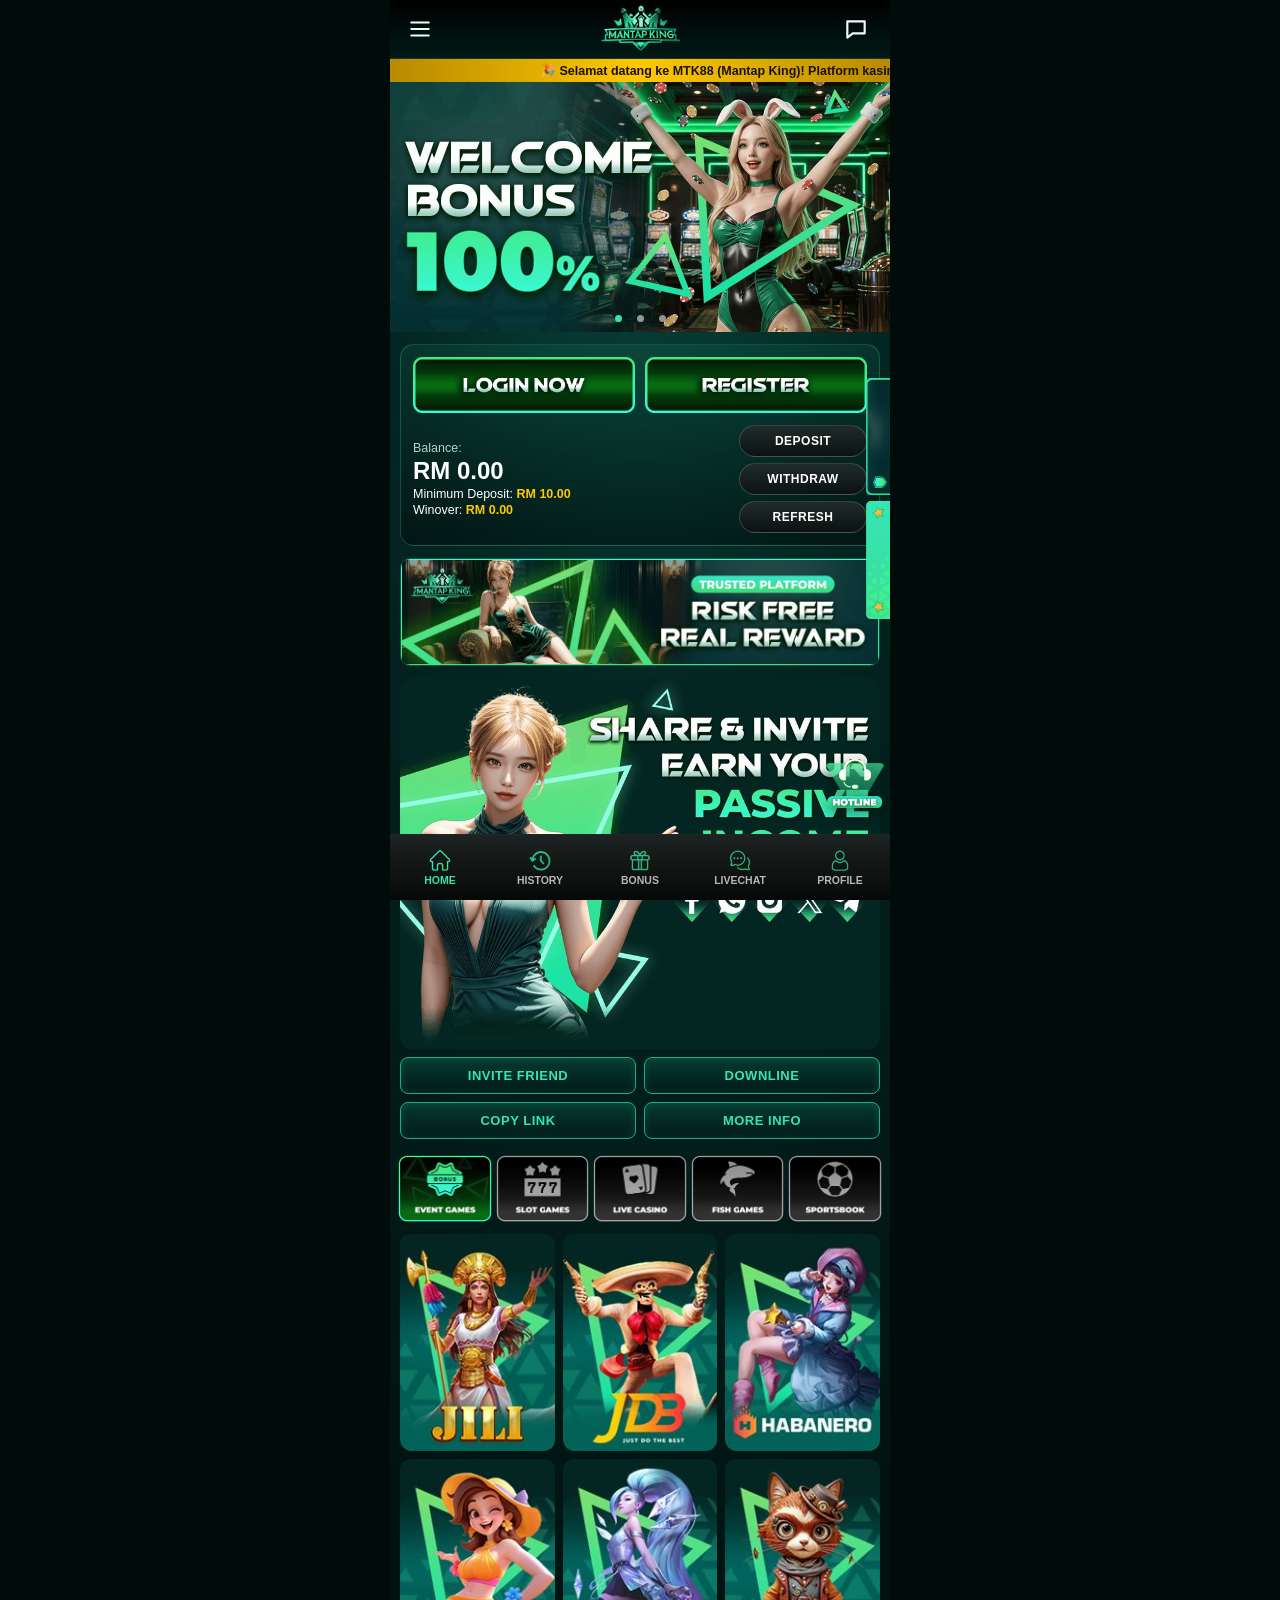
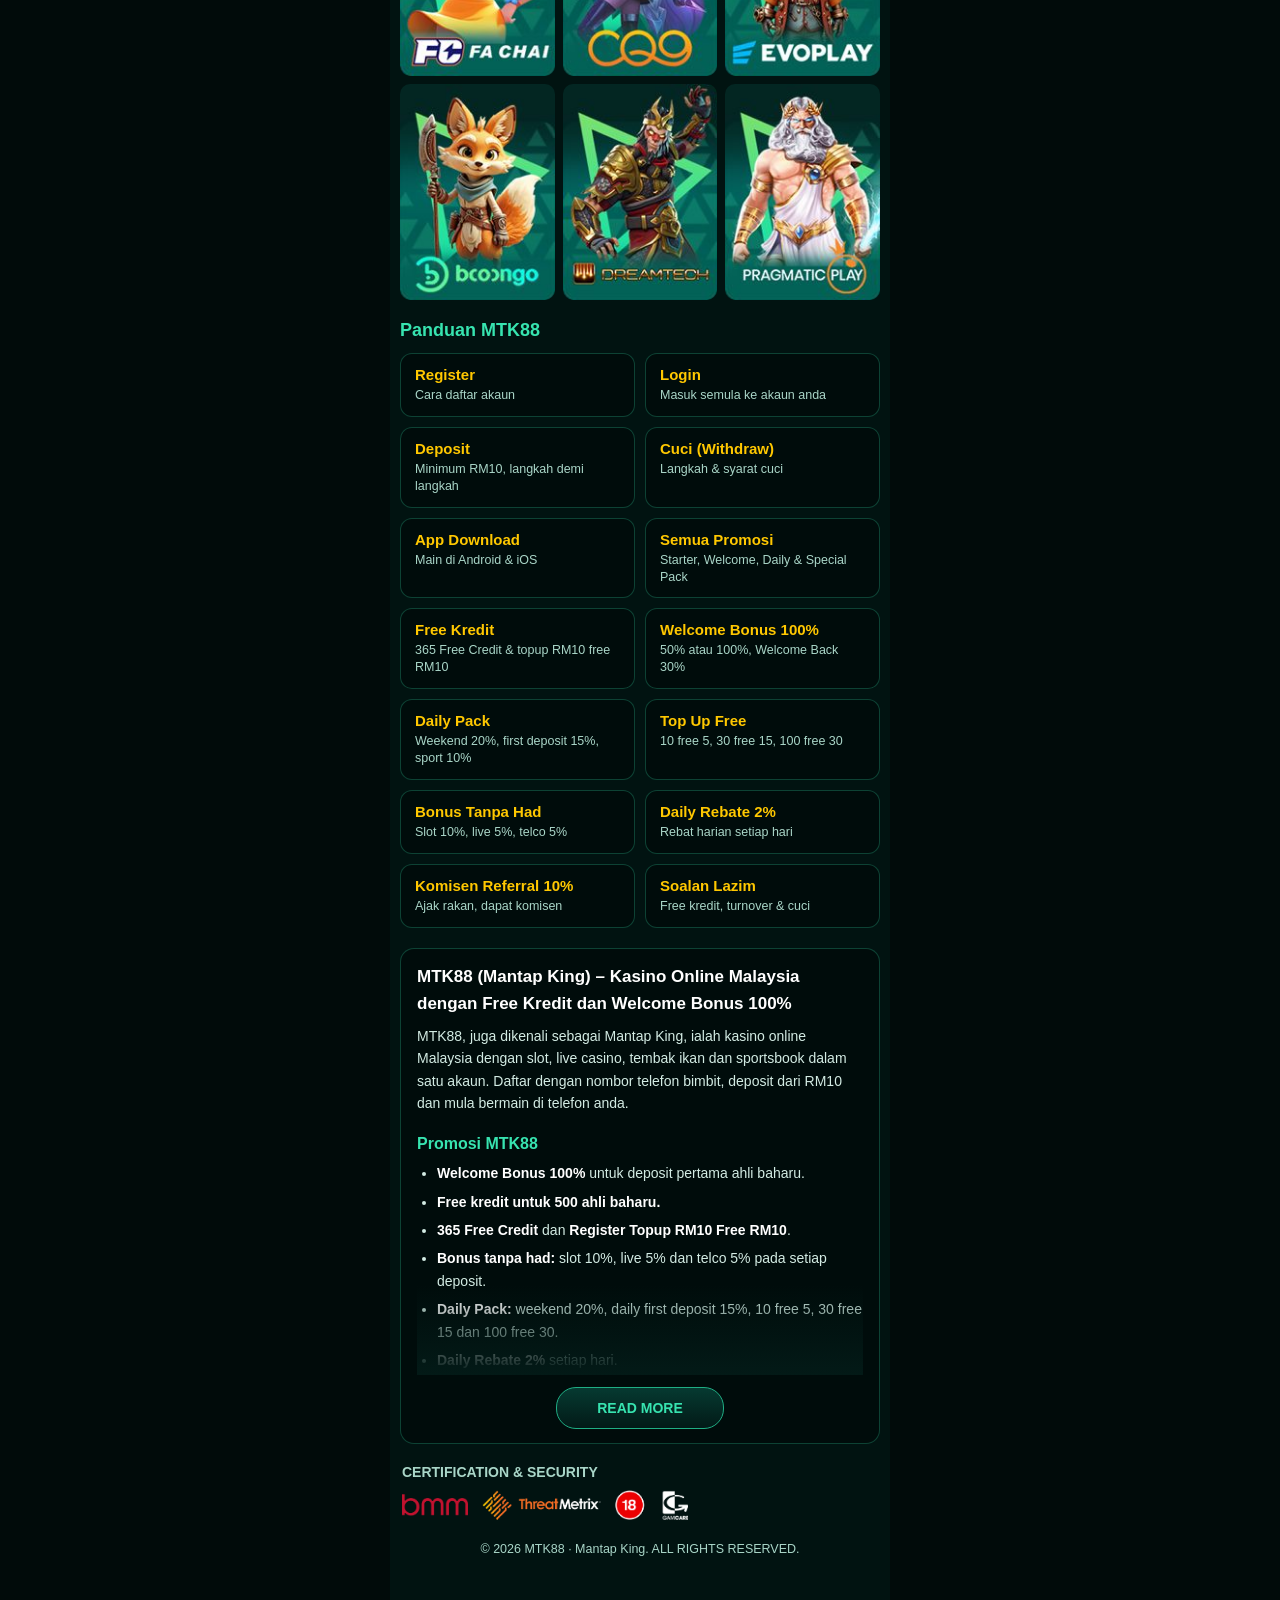
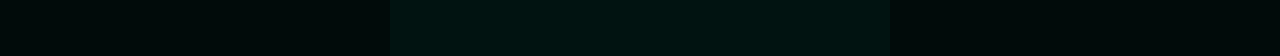
<file: index.html>
<!DOCTYPE html>
<html lang="ms">
<head>
  <meta charset="UTF-8">
  <meta name="viewport" content="width=device-width, initial-scale=1, viewport-fit=cover">
  <title>MTK88 (Mantap King) – Kasino Online Malaysia | Free Kredit &amp; Welcome Bonus 100%</title>
  <meta name="description" content="MTK88 (Mantap King) kasino online Malaysia: slot, live casino, tembak ikan dan sportsbook. Welcome bonus 100%, free kredit untuk 500 ahli baharu, 365 free credit, unlimited slot 10% dan komisen referral 10%. Deposit dari RM10.">
  <meta name="robots" content="index, follow">
  <meta name="google-site-verification" content="D1BEgNbENOuWU_6j_MwGrne7IqTDfbLQMXBHOoMY4aw">
  <link rel="canonical" href="https://www.mtk88.tech/">
  <meta property="og:url" content="https://www.mtk88.tech/">
  <meta property="og:image" content="https://www.mtk88.tech/assets/banners/banner-1.jpg">
  <meta property="og:type" content="website">
  <meta property="og:site_name" content="MTK88">
  <meta property="og:title" content="MTK88 (Mantap King) – Kasino Online Malaysia">
  <meta property="og:description" content="Slot, live casino, tembak ikan dan sportsbook. Welcome bonus 100% dan free kredit ahli baharu.">
  <link rel="icon" href="assets/ui/icon.png">
  <meta name="theme-color" content="#032622">
  <link rel="preload" as="image" href="assets/banners/banner-1.jpg" fetchpriority="high">
  <link rel="stylesheet" href="styles.css">
</head>
<body>
  <main class="app">

    <header class="topbar">
      <a class="menu-btn" data-link="register" aria-label="Menu"><svg viewBox="0 0 24 24"><path d="M4 6h16M4 12h16M4 18h16"/></svg></a>
      <a class="logo" href="./"><img src="assets/ui/logo.png" alt="MTK88 Mantap King" width="240" height="136"></a>
      <a class="menu-btn" data-link="liveChat" aria-label="Live Chat"><svg viewBox="0 0 24 24"><path d="M4 5h16v11H9l-5 4z"/></svg></a>
    </header>

    <div class="marquee" aria-label="Pengumuman"><div class="mq"><span>🎉 Selamat datang ke MTK88 (Mantap King)! Platform kasino online Malaysia yang adil dan dipercayai: bayaran pantas, selamat dan terjamin. Main dengan yakin dan nikmati ganjaran tanpa henti!</span></div></div>

    <!-- Every section below is written into the HTML (not built by script)
         so the page appears complete on first paint and never jumps. -->
    <section class="carousel" aria-label="Promosi">
      <div class="carousel-track" id="carouselTrack"><a class="slide" href="https://ppg668.cyou/register.php?r=BMMTH"><img src="assets/banners/banner-1.jpg" alt="Welcome Bonus 100%" width="1000" height="500" fetchpriority="high"></a><a class="slide" href="https://ppg668.cyou/register.php?r=BMMTH"><img src="assets/banners/banner-2.jpg" alt="Free kredit untuk 500 ahli baharu" width="1000" height="500" loading="lazy"></a><a class="slide" href="https://ppg668.cyou/register.php?r=BMMTH"><img src="assets/banners/banner-4.jpg" alt="Komisen referral 10%" width="1000" height="500" loading="lazy"></a></div>
      <div class="carousel-dots" id="carouselDots"></div>
    </section>

    <section class="wallet" aria-label="Akaun">
      <div class="auth">
        <a data-link="login"><img src="assets/ui/btn-login.png" alt="Login Now" width="360" height="90"></a>
        <a data-link="register"><img src="assets/ui/btn-register.png" alt="Register" width="360" height="90"></a>
      </div>
      <div class="balance">
        <div class="bal-info">
          <span class="muted">Balance:</span>
          <b class="bal">RM 0.00</b>
          <span>Minimum Deposit: <b>RM 10.00</b></span>
          <span>Winover: <b>RM 0.00</b></span>
        </div>
        <div class="bal-actions">
          <a data-link="deposit">DEPOSIT</a>
          <a data-link="withdraw">WITHDRAW</a>
          <a data-link="login">REFRESH</a>
        </div>
      </div>
    </section>

    <a class="promo" data-link="trusted"><img src="assets/ui/trusted-banner.jpg" alt="Trusted platform: risk free, real reward" width="1000" height="222" loading="lazy"></a>

    <section class="referral" aria-label="Referral">
      <img class="ref-art" src="assets/ui/referral.jpg" alt="Share and invite, earn your passive income" width="800" height="619" loading="lazy">
      <div class="ref-actions">
        <button id="shareBtn" type="button">INVITE FRIEND</button>
        <a data-link="downline">DOWNLINE</a>
        <button id="copyBtn" type="button">COPY LINK</button>
        <a data-link="referralInfo">MORE INFO</a>
      </div>
    </section>

    <section class="block" aria-label="Permainan">
      <h2 class="sr-only">Kategori permainan</h2>
      <div class="cat-tabs" role="tablist">
        <button class="cat-tab on" type="button" role="tab" aria-selected="true" data-cat="event"><img class="a" src="assets/cat/event1.png" alt="Event Games" width="190" height="137"><img class="n" src="assets/cat/event2.png" alt="" width="190" height="137"></button>
        <button class="cat-tab" type="button" role="tab" aria-selected="false" data-cat="slot"><img class="a" src="assets/cat/slot1.png" alt="Slot Games" width="190" height="137"><img class="n" src="assets/cat/slot2.png" alt="" width="190" height="137"></button>
        <button class="cat-tab" type="button" role="tab" aria-selected="false" data-cat="live"><img class="a" src="assets/cat/live1.png" alt="Live Casino" width="190" height="137"><img class="n" src="assets/cat/live2.png" alt="" width="190" height="137"></button>
        <button class="cat-tab" type="button" role="tab" aria-selected="false" data-cat="fish"><img class="a" src="assets/cat/fish1.png" alt="Fish Games" width="190" height="137"><img class="n" src="assets/cat/fish2.png" alt="" width="190" height="137"></button>
        <button class="cat-tab" type="button" role="tab" aria-selected="false" data-cat="sport"><img class="a" src="assets/cat/sport1.png" alt="Sportsbook" width="190" height="137"><img class="n" src="assets/cat/sport2.png" alt="" width="190" height="137"></button>
      </div>
      <div class="game-grid">
          <a class="game" data-cat="event" data-link="games"><img src="assets/games/ffff_jili.jpg" alt="JILI" width="160" height="224" loading="lazy"></a>
          <a class="game" data-cat="event" data-link="games"><img src="assets/games/ffff_jdb.jpg" alt="JDB" width="160" height="224" loading="lazy"></a>
          <a class="game" data-cat="event" data-link="games"><img src="assets/games/ffff_habanero.jpg" alt="Habanero" width="160" height="224" loading="lazy"></a>
          <a class="game" data-cat="event" data-link="games"><img src="assets/games/ffff_fachai.jpg" alt="Fa Chai" width="160" height="224" loading="lazy"></a>
          <a class="game" data-cat="event" data-link="games"><img src="assets/games/ffff_cq9.jpg" alt="CQ9" width="160" height="224" loading="lazy"></a>
          <a class="game" data-cat="event" data-link="games"><img src="assets/games/ffff_evoplay.jpg" alt="Evoplay" width="160" height="224" loading="lazy"></a>
          <a class="game" data-cat="event" data-link="games"><img src="assets/games/ffff_booongo.jpg" alt="Booongo" width="160" height="224" loading="lazy"></a>
          <a class="game" data-cat="event" data-link="games"><img src="assets/games/ffff_dreamtech.jpg" alt="Dreamtech" width="160" height="224" loading="lazy"></a>
          <a class="game" data-cat="event" data-link="games"><img src="assets/games/ffff_pragmatic.jpg" alt="Pragmatic Play" width="160" height="224" loading="lazy"></a>
          <a class="game" data-cat="slot" data-link="games" hidden><img src="assets/games/pragmatic.jpg" alt="Pragmatic Play" width="160" height="224" loading="lazy"></a>
          <a class="game" data-cat="slot" data-link="games" hidden><img src="assets/games/marioclub88.jpg" alt="Mario Club 88" width="160" height="224" loading="lazy"></a>
          <a class="game" data-cat="slot" data-link="games" hidden><img src="assets/games/mega888.jpg" alt="Mega888" width="160" height="224" loading="lazy"></a>
          <a class="game" data-cat="slot" data-link="games" hidden><img src="assets/games/microgaming.jpg" alt="Microgaming" width="160" height="224" loading="lazy"></a>
          <a class="game" data-cat="slot" data-link="games" hidden><img src="assets/games/918kiss.jpg" alt="918Kiss" width="160" height="224" loading="lazy"></a>
          <a class="game" data-cat="slot" data-link="games" hidden><img src="assets/games/nextspin.jpg" alt="NextSpin" width="160" height="224" loading="lazy"></a>
          <a class="game" data-cat="slot" data-link="games" hidden><img src="assets/games/pegasus.jpg" alt="Pegasus" width="160" height="224" loading="lazy"></a>
          <a class="game" data-cat="slot" data-link="games" hidden><img src="assets/games/playtech.jpg" alt="Playtech" width="160" height="224" loading="lazy"></a>
          <a class="game" data-cat="slot" data-link="games" hidden><img src="assets/games/megah5.jpg" alt="Mega H5" width="160" height="224" loading="lazy"></a>
          <a class="game" data-cat="slot" data-link="games" hidden><img src="assets/games/pussy888.jpg" alt="Pussy888" width="160" height="224" loading="lazy"></a>
          <a class="game" data-cat="slot" data-link="games" hidden><img src="assets/games/red_tiger.jpg" alt="Red Tiger" width="160" height="224" loading="lazy"></a>
          <a class="game" data-cat="slot" data-link="games" hidden><img src="assets/games/simpleplay.jpg" alt="SimplePlay" width="160" height="224" loading="lazy"></a>
          <a class="game" data-cat="slot" data-link="games" hidden><img src="assets/games/vpower.jpg" alt="VPower" width="160" height="224" loading="lazy"></a>
          <a class="game" data-cat="slot" data-link="games" hidden><img src="assets/games/xe88.jpg" alt="XE88" width="160" height="224" loading="lazy"></a>
          <a class="game" data-cat="slot" data-link="games" hidden><img src="assets/games/dragon_soft.jpg" alt="Dragoon Soft" width="160" height="224" loading="lazy"></a>
          <a class="game" data-cat="slot" data-link="games" hidden><img src="assets/games/creativegaming.jpg" alt="Creative Gaming" width="160" height="224" loading="lazy"></a>
          <a class="game" data-cat="slot" data-link="games" hidden><img src="assets/games/evo888.jpg" alt="EVO888" width="160" height="224" loading="lazy"></a>
          <a class="game" data-cat="slot" data-link="games" hidden><img src="assets/games/jdb.jpg" alt="JDB" width="160" height="224" loading="lazy"></a>
          <a class="game" data-cat="slot" data-link="games" hidden><img src="assets/games/jili.jpg" alt="JILI" width="160" height="224" loading="lazy"></a>
          <a class="game" data-cat="slot" data-link="games" hidden><img src="assets/games/cq9.jpg" alt="CQ9" width="160" height="224" loading="lazy"></a>
          <a class="game" data-cat="slot" data-link="games" hidden><img src="assets/games/kagaming.jpg" alt="KA Gaming" width="160" height="224" loading="lazy"></a>
          <a class="game" data-cat="slot" data-link="games" hidden><img src="assets/games/live22.jpg" alt="Live22" width="160" height="224" loading="lazy"></a>
          <a class="game" data-cat="slot" data-link="games" hidden><img src="assets/games/lucky365.jpg" alt="Lucky365" width="160" height="224" loading="lazy"></a>
          <a class="game" data-cat="slot" data-link="games" hidden><img src="assets/games/netent.jpg" alt="NetEnt" width="160" height="224" loading="lazy"></a>
          <a class="game" data-cat="slot" data-link="games" hidden><img src="assets/games/joker.jpg" alt="Joker" width="160" height="224" loading="lazy"></a>
          <a class="game" data-cat="slot" data-link="games" hidden><img src="assets/games/evo888h5.jpg" alt="EVO888 H5" width="160" height="224" loading="lazy"></a>
          <a class="game" data-cat="slot" data-link="games" hidden><img src="assets/games/ace333.jpg" alt="ACE333" width="160" height="224" loading="lazy"></a>
          <a class="game" data-cat="live" data-link="games" hidden><img src="assets/games/playtech_live.jpg" alt="Playtech Live" width="160" height="224" loading="lazy"></a>
          <a class="game" data-cat="live" data-link="games" hidden><img src="assets/games/pragmatic_live.jpg" alt="Pragmatic Play Live" width="160" height="224" loading="lazy"></a>
          <a class="game" data-cat="live" data-link="games" hidden><img src="assets/games/sa_gaming.jpg" alt="SA Gaming" width="160" height="224" loading="lazy"></a>
          <a class="game" data-cat="live" data-link="games" hidden><img src="assets/games/wm_casino.jpg" alt="WM Casino" width="160" height="224" loading="lazy"></a>
          <a class="game" data-cat="live" data-link="games" hidden><img src="assets/games/evolution_gaming.jpg" alt="Evolution Gaming" width="160" height="224" loading="lazy"></a>
          <a class="game" data-cat="live" data-link="games" hidden><img src="assets/games/allbet.jpg" alt="Allbet" width="160" height="224" loading="lazy"></a>
          <a class="game" data-cat="live" data-link="games" hidden><img src="assets/games/sexy_baccarat.jpg" alt="Sexy Baccarat" width="160" height="224" loading="lazy"></a>
          <a class="game" data-cat="live" data-link="games" hidden><img src="assets/games/microgaming_live.jpg" alt="Microgaming Live" width="160" height="224" loading="lazy"></a>
          <a class="game" data-cat="live" data-link="games" hidden><img src="assets/games/king855.jpg" alt="King855" width="160" height="224" loading="lazy"></a>
          <a class="game" data-cat="live" data-link="games" hidden><img src="assets/games/dream_gaming.jpg" alt="Dream Gaming" width="160" height="224" loading="lazy"></a>
          <a class="game" data-cat="live" data-link="games" hidden><img src="assets/games/big_gaming.jpg" alt="Big Gaming" width="160" height="224" loading="lazy"></a>
          <a class="game" data-cat="fish" data-link="games" hidden><img src="assets/games/ylfishing.jpg" alt="YL Fishing" width="160" height="224" loading="lazy"></a>
          <a class="game" data-cat="fish" data-link="games" hidden><img src="assets/games/jili_fish.jpg" alt="JILI Fishing" width="160" height="224" loading="lazy"></a>
          <a class="game" data-cat="fish" data-link="games" hidden><img src="assets/games/cq9_fish.jpg" alt="CQ9 Fishing" width="160" height="224" loading="lazy"></a>
          <a class="game" data-cat="fish" data-link="games" hidden><img src="assets/games/jdb_fish.jpg" alt="JDB Fishing" width="160" height="224" loading="lazy"></a>
          <a class="game" data-cat="sport" data-link="games" hidden><img src="assets/games/obet33.jpg" alt="Obet33" width="160" height="224" loading="lazy"></a>
          <a class="game" data-cat="sport" data-link="games" hidden><img src="assets/games/wbet.jpg" alt="WBET" width="160" height="224" loading="lazy"></a>
          <a class="game" data-cat="sport" data-link="games" hidden><img src="assets/games/m8bet.jpg" alt="M8BET" width="160" height="224" loading="lazy"></a>
      </div>
    </section>

    <section class="guide-grid-wrap home-grid" aria-label="Panduan MTK88">
      <h2 class="guide-grid-title">Panduan MTK88</h2>
      <div class="guide-grid">
          <a href="register"><b>Register</b><span>Cara daftar akaun</span></a>
          <a href="register#login"><b>Login</b><span>Masuk semula ke akaun anda</span></a>
          <a href="deposit"><b>Deposit</b><span>Minimum RM10, langkah demi langkah</span></a>
          <a href="cuci"><b>Cuci (Withdraw)</b><span>Langkah &amp; syarat cuci</span></a>
          <a href="app-download"><b>App Download</b><span>Main di Android &amp; iOS</span></a>
          <a href="promotions"><b>Semua Promosi</b><span>Starter, Welcome, Daily &amp; Special Pack</span></a>
          <a href="free-credit"><b>Free Kredit</b><span>365 Free Credit &amp; topup RM10 free RM10</span></a>
          <a href="promotions#welcome"><b>Welcome Bonus 100%</b><span>50% atau 100%, Welcome Back 30%</span></a>
          <a href="promotions#daily"><b>Daily Pack</b><span>Weekend 20%, first deposit 15%, sport 10%</span></a>
          <a href="promotions#topup-free"><b>Top Up Free</b><span>10 free 5, 30 free 15, 100 free 30</span></a>
          <a href="promotions#special"><b>Bonus Tanpa Had</b><span>Slot 10%, live 5%, telco 5%</span></a>
          <a href="promotions#rebate"><b>Daily Rebate 2%</b><span>Rebat harian setiap hari</span></a>
          <a href="promotions#referral"><b>Komisen Referral 10%</b><span>Ajak rakan, dapat komisen</span></a>
          <a href="faq"><b>Soalan Lazim</b><span>Free kredit, turnover &amp; cuci</span></a>
      </div>
    </section>

    <!-- Search-engine content, folded behind "Baca lagi" by collapse.js. -->
    <section class="seo">
      <h1>MTK88 (Mantap King) – Kasino Online Malaysia dengan Free Kredit dan Welcome Bonus 100%</h1>
      <p>MTK88, juga dikenali sebagai Mantap King, ialah kasino online Malaysia dengan slot, live casino, tembak ikan dan sportsbook dalam satu akaun. Daftar dengan nombor telefon bimbit, deposit dari RM10 dan mula bermain di telefon anda.</p>
      <div class="collapsible">
        <h2>Promosi MTK88</h2>
        <ul>
          <li><b>Welcome Bonus 100%</b> untuk deposit pertama ahli baharu.</li>
          <li><b>Free kredit untuk 500 ahli baharu.</b></li>
          <li><b>365 Free Credit</b> dan <b>Register Topup RM10 Free RM10</b>.</li>
          <li><b>Bonus tanpa had:</b> slot 10%, live 5% dan telco 5% pada setiap deposit.</li>
          <li><b>Daily Pack:</b> weekend 20%, daily first deposit 15%, 10 free 5, 30 free 15 dan 100 free 30.</li>
          <li><b>Daily Rebate 2%</b> setiap hari.</li>
          <li><b>Komisen referral 10%</b> apabila rakan menyertai melalui pautan anda.</li>
        </ul>
        <p>Lihat <a href="promotions">senarai penuh promosi MTK88</a> dan <a href="free-credit">panduan free kredit</a>. Setiap promosi ada syarat turnover dan terma sendiri.</p>

        <h2>Kasino online Malaysia dan judi online Malaysia</h2>
        <p>Satu akaun MTK88 memberi anda akses kepada slot online, live casino, tembak ikan dan taruhan sukan, jadi anda tidak perlu mendaftar di banyak laman judi online Malaysia yang berasingan.</p>

        <h2>Slot online: JILI, Mega888, 918Kiss dan lagi</h2>
        <p>Main slot daripada JILI, JDB, Pragmatic Play, Mega888, 918Kiss, EVO888, Playtech, Joker, CQ9, NetEnt, Red Tiger, Lucky365, ACE333, XE88 dan banyak lagi. Kategori Event Games menghimpunkan game terpilih daripada JILI, JDB, Habanero, Fa Chai, CQ9, Evoplay, Booongo dan Dreamtech.</p>

        <h2>Live casino, tembak ikan dan sportsbook</h2>
        <p>Live Casino menawarkan Evolution Gaming, Pragmatic Play Live, SA Gaming, WM Casino, Allbet, Dream Gaming, Big Gaming dan lagi untuk baccarat dan roulette dengan dealer langsung. Tembak ikan tersedia daripada JILI, JDB, CQ9 dan YL Fishing, manakala sportsbook termasuk WBET, M8BET dan Obet33.</p>

        <h2>Deposit dari RM10</h2>
        <p>Deposit minimum di MTK88 ialah RM10. Lihat <a href="deposit">panduan deposit MTK88</a> untuk langkah demi langkah.</p>

        <h2>Cuci (withdraw)</h2>
        <p>Cuci ialah istilah tempatan untuk withdraw. Selesaikan syarat bonus, kemudian tekan Withdraw dan ikut langkah dalam <a href="cuci">panduan cara cuci MTK88</a>.</p>

        <h2>Referral: kongsi dan dapat lebih</h2>
        <p>Tekan Invite Friend atau Copy Link untuk berkongsi pautan referral anda, dan semak Downline untuk melihat rakan yang menyertai melalui pautan anda.</p>

        <h2>Soalan lazim</h2>
        <p>Lihat <a href="faq">semua soalan lazim MTK88</a>, atau <a href="register">cara daftar akaun</a> dan <a href="app-download">cara main di telefon</a>.</p>

        <p>18+ sahaja. Sila bermain secara bertanggungjawab.</p>
      </div>
    </section>

    <footer class="footer">
      <h3>CERTIFICATION &amp; SECURITY</h3>
      <div class="icons"><img src="assets/cert/bmm.png" alt="BMM Testlabs" width="66" height="30" loading="lazy"><img src="assets/cert/tm.png" alt="ThreatMetrix" width="118" height="30" loading="lazy"><img src="assets/cert/responsible.png" alt="18+ dan GamCare" width="73" height="30" loading="lazy"></div>
      <p class="copyright">© 2026 MTK88 · Mantap King. ALL RIGHTS RESERVED.</p>
    </footer>
  </main>

  <div class="side-tabs">
    <a data-link="trusted"><img src="assets/ui/side-recommended.png" alt="Recommended" width="107" height="522"></a>
    <a data-link="trusted"><img src="assets/ui/side-trusted.png" alt="Trustsite" width="107" height="522"></a>
  </div>
  <a class="hotline" data-link="hotline"><img src="assets/ui/hotline.png" alt="Hotline" width="88" height="100"></a>

  <nav class="bottom-nav">
    <a href="./" class="on"><img src="assets/nav/home.png" alt="" width="90" height="67"><span>HOME</span></a>
    <a data-link="history"><img src="assets/nav/history.png" alt="" width="90" height="65"><span>HISTORY</span></a>
    <a href="promotions"><img src="assets/nav/bonus.png" alt="" width="90" height="66"><span>BONUS</span></a>
    <a data-link="liveChat"><img src="assets/nav/chat.png" alt="" width="90" height="67"><span>LIVECHAT</span></a>
    <a data-link="profile"><img src="assets/nav/profile.png" alt="" width="90" height="65"><span>PROFILE</span></a>
  </nav>

  <div class="toast" id="toast" role="status"></div>

  <script src="config.js"></script>
  <script src="script.js"></script>
  <script src="collapse.js"></script>
</body>
</html>
</file>
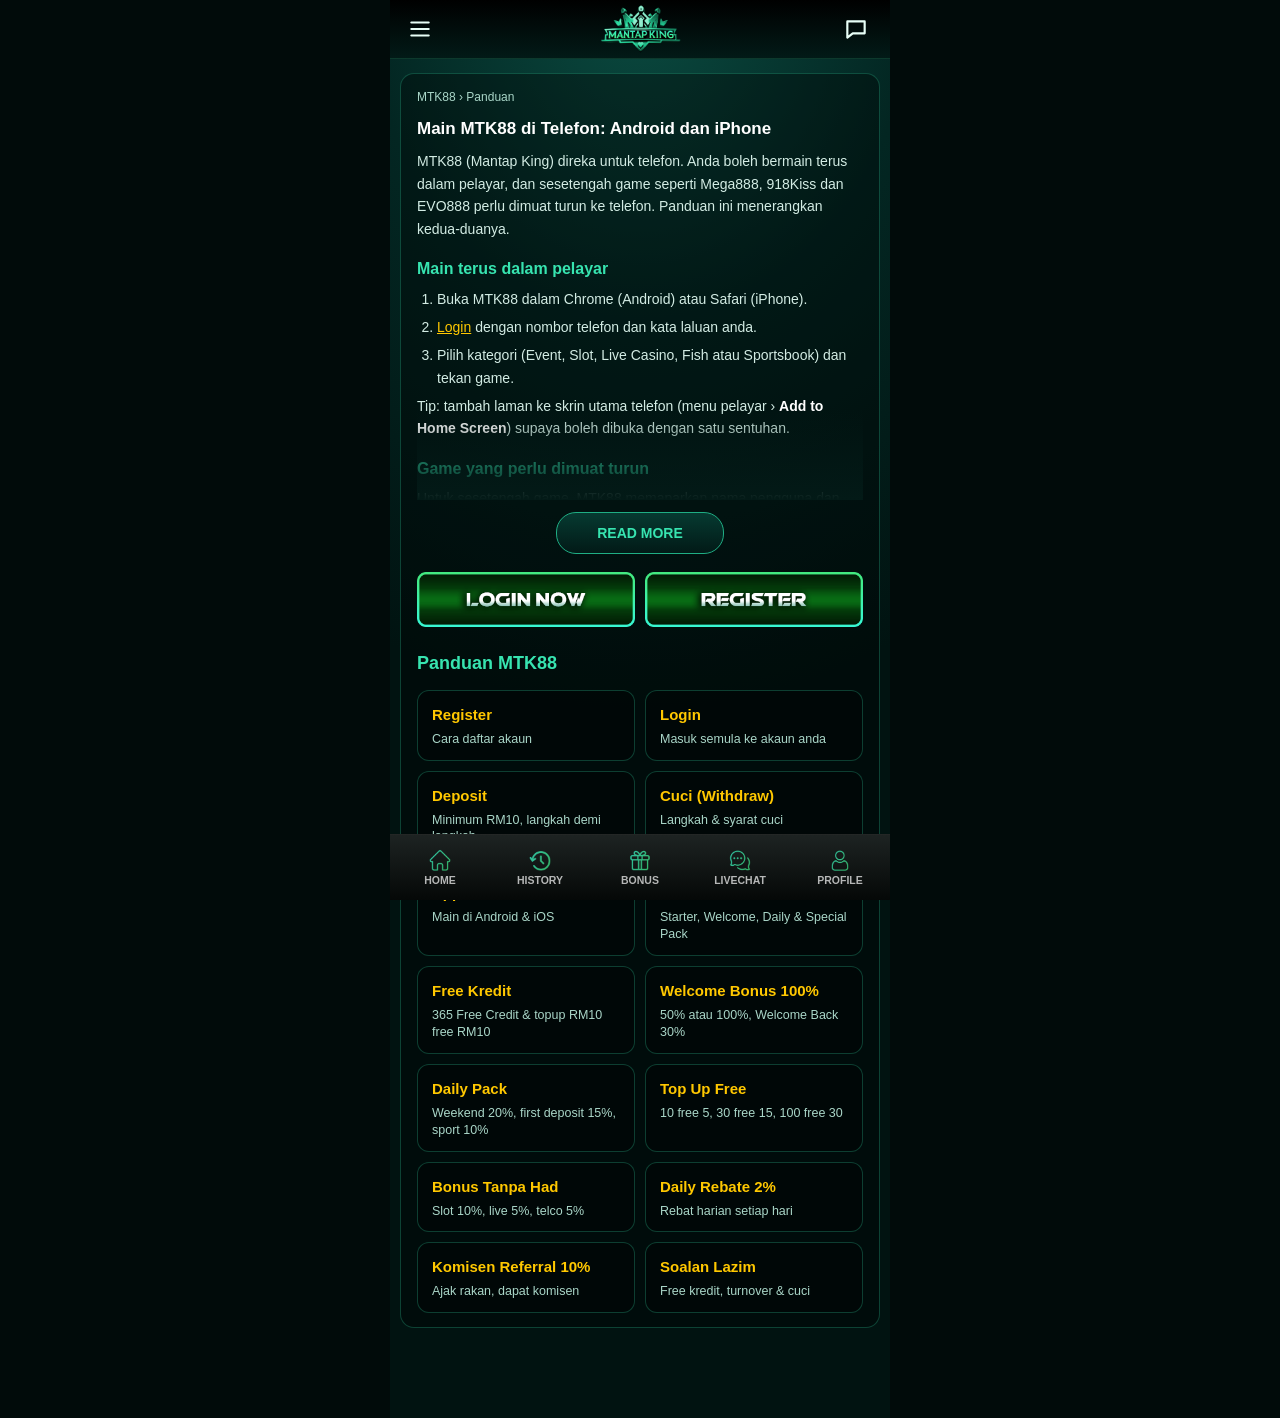
<file: app-download.html>
<!DOCTYPE html>
<html lang="ms">
<head>
  <meta charset="UTF-8">
  <meta name="viewport" content="width=device-width, initial-scale=1, viewport-fit=cover">
  <title>Main MTK88 (Mantap King) di Telefon – Android &amp; iPhone</title>
  <meta name="description" content="Cara main MTK88 di telefon Android dan iPhone, termasuk game yang perlu dimuat turun seperti Mega888 dan 918Kiss.">
  <meta name="robots" content="index, follow">
  <link rel="canonical" href="https://www.mtk88.tech/app-download">
  <meta property="og:url" content="https://www.mtk88.tech/app-download">
  <meta property="og:image" content="https://www.mtk88.tech/assets/banners/banner-1.jpg">
  <meta property="og:type" content="article">
  <meta property="og:site_name" content="MTK88">
  <meta property="og:title" content="Main MTK88 (Mantap King) di Telefon – Android &amp; iPhone">
  <meta property="og:description" content="Cara main MTK88 di telefon Android dan iPhone, termasuk game yang perlu dimuat turun seperti Mega888 dan 918Kiss.">
  <link rel="icon" href="assets/ui/icon.png">
  <meta name="theme-color" content="#032622">
  <link rel="stylesheet" href="styles.css">
</head>
<body>
  <main class="app">

    <header class="topbar">
      <a class="menu-btn" data-link="register" aria-label="Menu"><svg viewBox="0 0 24 24"><path d="M4 6h16M4 12h16M4 18h16"/></svg></a>
      <a class="logo" href="./"><img src="assets/ui/logo.png" alt="MTK88 Mantap King" width="240" height="136"></a>
      <a class="menu-btn" data-link="liveChat" aria-label="Live Chat"><svg viewBox="0 0 24 24"><path d="M4 5h16v11H9l-5 4z"/></svg></a>
    </header>

    <article class="seo guide">
      <p class="crumbs"><a href="./">MTK88</a> &rsaquo; Panduan</p>
      <h1>Main MTK88 di Telefon: Android dan iPhone</h1>
      <p>MTK88 (Mantap King) direka untuk telefon. Anda boleh bermain terus dalam pelayar, dan sesetengah game seperti Mega888, 918Kiss dan EVO888 perlu dimuat turun ke telefon. Panduan ini menerangkan kedua-duanya.</p>
      <div class="collapsible">

      <h2>Main terus dalam pelayar</h2>
      <ol>
        <li>Buka MTK88 dalam Chrome (Android) atau Safari (iPhone).</li>
        <li><a data-link="login">Login</a> dengan nombor telefon dan kata laluan anda.</li>
        <li>Pilih kategori (Event, Slot, Live Casino, Fish atau Sportsbook) dan tekan game.</li>
      </ol>
      <p>Tip: tambah laman ke skrin utama telefon (menu pelayar &rsaquo; <b>Add to Home Screen</b>) supaya boleh dibuka dengan satu sentuhan.</p>

      <h2>Game yang perlu dimuat turun</h2>
      <p>Untuk sesetengah game, MTK88 memaparkan nama pengguna dan kata laluan game serta pautan muat turun apabila anda menekan game tersebut.</p>
      <ol>
        <li>Tekan game, contohnya Mega888 atau 918Kiss.</li>
        <li>Simpan <b>nama pengguna</b> dan <b>kata laluan game</b> yang dipaparkan.</li>
        <li>Tekan <b>Download</b> dan pasang app game itu.</li>
        <li>Buka app dan login dengan nama pengguna dan kata laluan game tadi.</li>
      </ol>

      <h2>Masalah muat turun</h2>
      <ul>
        <li><b>Android memberi amaran.</b> Amaran ini muncul untuk semua APK dari luar Play Store. Benarkan pelayar anda memasang app jika anda mahu meneruskan.</li>
        <li><b>iPhone memaparkan "Untrusted Developer".</b> Pergi ke Settings &rsaquo; General &rsaquo; VPN &amp; Device Management, tekan nama pembangun dan pilih Trust.</li>
        <li><b>"App not installed".</b> Padam versi lama app dahulu, kemudian pasang semula.</li>
        <li><b>Masalah lain.</b> Hubungi <a data-link="liveChat">Live Chat</a>.</li>
      </ul>

      <h2>Muat turun dengan selamat</h2>
      <p>Muat turun app game hanya dari pautan dalam akaun MTK88 anda. Fail yang dikongsi dalam kumpulan chat mungkin telah diubah suai. App game tidak pernah memerlukan kata laluan bank atau PIN e-wallet anda.</p>
      </div>

      <div class="auth guide-auth">
        <a data-link="login"><img src="assets/ui/btn-login.png" alt="Login Now" width="360" height="90"></a>
        <a data-link="register"><img src="assets/ui/btn-register.png" alt="Register" width="360" height="90"></a>
      </div>

      <section class="guide-grid-wrap" aria-label="Panduan MTK88">
        <h2 class="guide-grid-title">Panduan MTK88</h2>
        <div class="guide-grid">
          <a href="register"><b>Register</b><span>Cara daftar akaun</span></a>
          <a href="register#login"><b>Login</b><span>Masuk semula ke akaun anda</span></a>
          <a href="deposit"><b>Deposit</b><span>Minimum RM10, langkah demi langkah</span></a>
          <a href="cuci"><b>Cuci (Withdraw)</b><span>Langkah &amp; syarat cuci</span></a>
          <a href="app-download"><b>App Download</b><span>Main di Android &amp; iOS</span></a>
          <a href="promotions"><b>Semua Promosi</b><span>Starter, Welcome, Daily &amp; Special Pack</span></a>
          <a href="free-credit"><b>Free Kredit</b><span>365 Free Credit &amp; topup RM10 free RM10</span></a>
          <a href="promotions#welcome"><b>Welcome Bonus 100%</b><span>50% atau 100%, Welcome Back 30%</span></a>
          <a href="promotions#daily"><b>Daily Pack</b><span>Weekend 20%, first deposit 15%, sport 10%</span></a>
          <a href="promotions#topup-free"><b>Top Up Free</b><span>10 free 5, 30 free 15, 100 free 30</span></a>
          <a href="promotions#special"><b>Bonus Tanpa Had</b><span>Slot 10%, live 5%, telco 5%</span></a>
          <a href="promotions#rebate"><b>Daily Rebate 2%</b><span>Rebat harian setiap hari</span></a>
          <a href="promotions#referral"><b>Komisen Referral 10%</b><span>Ajak rakan, dapat komisen</span></a>
          <a href="faq"><b>Soalan Lazim</b><span>Free kredit, turnover &amp; cuci</span></a>
        </div>
      </section>
    </article>
  </main>

  <nav class="bottom-nav">
    <a href="./"><img src="assets/nav/home.png" alt="" width="90" height="67"><span>HOME</span></a>
    <a data-link="history"><img src="assets/nav/history.png" alt="" width="90" height="65"><span>HISTORY</span></a>
    <a href="promotions"><img src="assets/nav/bonus.png" alt="" width="90" height="66"><span>BONUS</span></a>
    <a data-link="liveChat"><img src="assets/nav/chat.png" alt="" width="90" height="67"><span>LIVECHAT</span></a>
    <a data-link="profile"><img src="assets/nav/profile.png" alt="" width="90" height="65"><span>PROFILE</span></a>
  </nav>

  <script src="config.js"></script>
  <script src="guide.js"></script>
  <script src="collapse.js"></script>
</body>
</html>
</file>
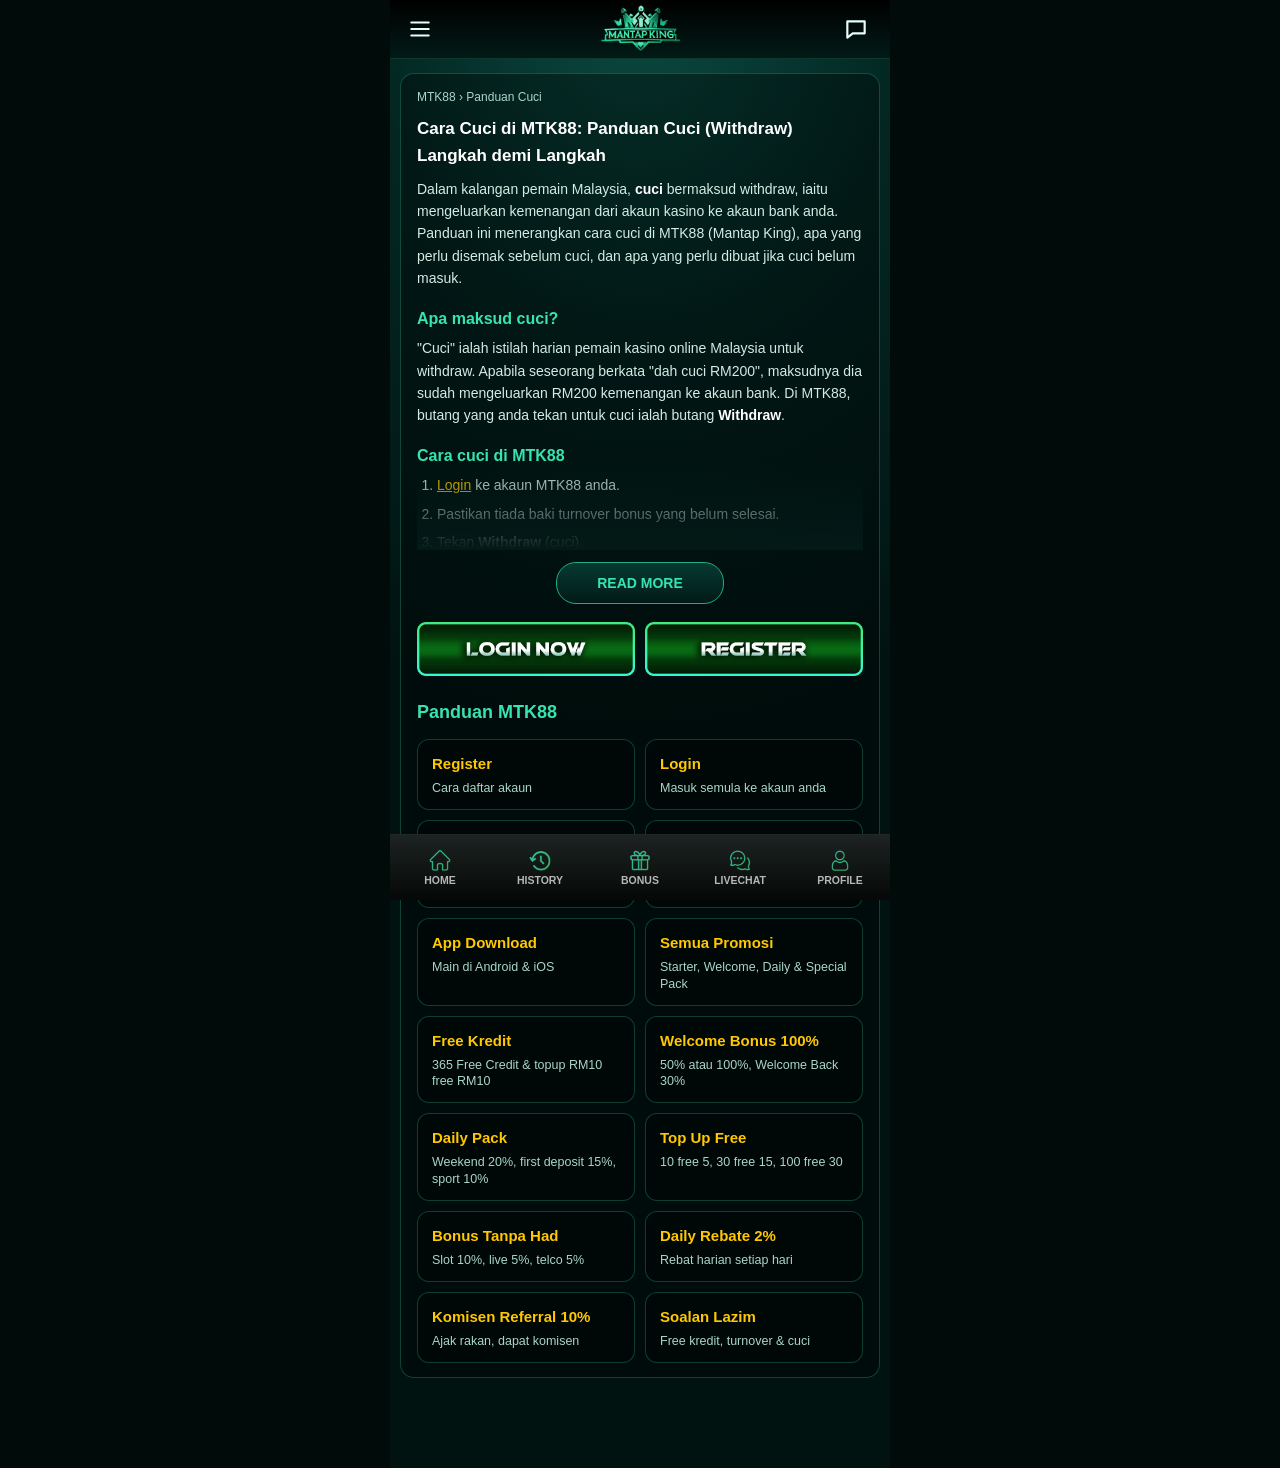
<file: cuci.html>
<!DOCTYPE html>
<html lang="ms">
<head>
  <meta charset="UTF-8">
  <meta name="viewport" content="width=device-width, initial-scale=1, viewport-fit=cover">
  <title>Cara Cuci MTK88 (Mantap King) – Panduan Cuci &amp; Withdraw</title>
  <meta name="description" content="Cara cuci (withdraw) di MTK88: maksud cuci, langkah cuci ke akaun bank, dan apa perlu dibuat jika cuci belum masuk.">
  <meta name="robots" content="index, follow">
  <link rel="canonical" href="https://www.mtk88.tech/cuci">
  <meta property="og:url" content="https://www.mtk88.tech/cuci">
  <meta property="og:image" content="https://www.mtk88.tech/assets/banners/banner-1.jpg">
  <meta property="og:type" content="article">
  <meta property="og:site_name" content="MTK88">
  <meta property="og:title" content="Cara Cuci MTK88 (Mantap King) – Panduan Cuci &amp; Withdraw">
  <meta property="og:description" content="Cara cuci (withdraw) di MTK88: maksud cuci, langkah cuci ke akaun bank, dan apa perlu dibuat jika cuci belum masuk.">
  <link rel="icon" href="assets/ui/icon.png">
  <meta name="theme-color" content="#032622">
  <link rel="stylesheet" href="styles.css">
</head>
<body>
  <main class="app">

    <header class="topbar">
      <a class="menu-btn" data-link="register" aria-label="Menu"><svg viewBox="0 0 24 24"><path d="M4 6h16M4 12h16M4 18h16"/></svg></a>
      <a class="logo" href="./"><img src="assets/ui/logo.png" alt="MTK88 Mantap King" width="240" height="136"></a>
      <a class="menu-btn" data-link="liveChat" aria-label="Live Chat"><svg viewBox="0 0 24 24"><path d="M4 5h16v11H9l-5 4z"/></svg></a>
    </header>

    <article class="seo guide">
      <p class="crumbs"><a href="./">MTK88</a> &rsaquo; Panduan Cuci</p>
      <h1>Cara Cuci di MTK88: Panduan Cuci (Withdraw) Langkah demi Langkah</h1>
      <p>Dalam kalangan pemain Malaysia, <b>cuci</b> bermaksud withdraw, iaitu mengeluarkan kemenangan dari akaun kasino ke akaun bank anda. Panduan ini menerangkan cara cuci di MTK88 (Mantap King), apa yang perlu disemak sebelum cuci, dan apa yang perlu dibuat jika cuci belum masuk.</p>
      <div class="collapsible">

      <h2>Apa maksud cuci?</h2>
      <p>"Cuci" ialah istilah harian pemain kasino online Malaysia untuk withdraw. Apabila seseorang berkata "dah cuci RM200", maksudnya dia sudah mengeluarkan RM200 kemenangan ke akaun bank. Di MTK88, butang yang anda tekan untuk cuci ialah butang <b>Withdraw</b>.</p>

      <h2>Cara cuci di MTK88</h2>
      <ol>
        <li><a data-link="login">Login</a> ke akaun MTK88 anda.</li>
        <li>Pastikan tiada baki turnover bonus yang belum selesai.</li>
        <li>Tekan <b>Withdraw</b> (cuci).</li>
        <li>Masukkan jumlah yang mahu dicuci. Jumlah minimum dipaparkan di halaman Withdraw.</li>
        <li>Semak nama dan nombor akaun bank anda, kemudian sahkan.</li>
        <li>Tunggu notifikasi bahawa cuci telah diproses.</li>
      </ol>

      <h2>Cuci belum masuk? Semak perkara ini</h2>
      <ul>
        <li><b>Turnover bonus belum selesai.</b> Jika anda menuntut free kredit atau bonus, syarat turnover mesti dipenuhi sebelum boleh cuci.</li>
        <li><b>Nama tidak sepadan.</b> Nama akaun bank mesti sama dengan nama profil MTK88, termasuk jarak.</li>
        <li><b>Jumlah di bawah minimum.</b> Semak jumlah minimum di halaman Withdraw.</li>
        <li><b>Masih belum masuk?</b> Hubungi <a data-link="liveChat">Live Chat</a> dengan nombor telefon akaun, jumlah dan masa cuci anda.</li>
      </ul>

      <h2>Tip supaya cuci lancar</h2>
      <ul>
        <li><b>Gunakan akaun atas nama sendiri</b> untuk deposit dan cuci.</li>
        <li><b>Selesaikan satu promosi dahulu</b> sebelum menuntut yang lain, supaya kemajuan turnover tidak hilang.</li>
        <li><b>Cuci sebahagian kemenangan</b> selepas menang besar, dan teruskan bermain dengan baki yang kecil sahaja.</li>
      </ul>

      <h2>Cuci dengan bertanggungjawab</h2>
      <p>Tetapkan sasaran cuci sebelum bermain. Keputusan permainan adalah rawak, jadi tiada game atau tips yang menjamin anda boleh cuci. Jangan deposit lebih daripada yang anda mampu. 18+ sahaja.</p>
      </div>

      <div class="auth guide-auth">
        <a data-link="login"><img src="assets/ui/btn-login.png" alt="Login Now" width="360" height="90"></a>
        <a data-link="register"><img src="assets/ui/btn-register.png" alt="Register" width="360" height="90"></a>
      </div>

      <section class="guide-grid-wrap" aria-label="Panduan MTK88">
        <h2 class="guide-grid-title">Panduan MTK88</h2>
        <div class="guide-grid">
          <a href="register"><b>Register</b><span>Cara daftar akaun</span></a>
          <a href="register#login"><b>Login</b><span>Masuk semula ke akaun anda</span></a>
          <a href="deposit"><b>Deposit</b><span>Minimum RM10, langkah demi langkah</span></a>
          <a href="cuci"><b>Cuci (Withdraw)</b><span>Langkah &amp; syarat cuci</span></a>
          <a href="app-download"><b>App Download</b><span>Main di Android &amp; iOS</span></a>
          <a href="promotions"><b>Semua Promosi</b><span>Starter, Welcome, Daily &amp; Special Pack</span></a>
          <a href="free-credit"><b>Free Kredit</b><span>365 Free Credit &amp; topup RM10 free RM10</span></a>
          <a href="promotions#welcome"><b>Welcome Bonus 100%</b><span>50% atau 100%, Welcome Back 30%</span></a>
          <a href="promotions#daily"><b>Daily Pack</b><span>Weekend 20%, first deposit 15%, sport 10%</span></a>
          <a href="promotions#topup-free"><b>Top Up Free</b><span>10 free 5, 30 free 15, 100 free 30</span></a>
          <a href="promotions#special"><b>Bonus Tanpa Had</b><span>Slot 10%, live 5%, telco 5%</span></a>
          <a href="promotions#rebate"><b>Daily Rebate 2%</b><span>Rebat harian setiap hari</span></a>
          <a href="promotions#referral"><b>Komisen Referral 10%</b><span>Ajak rakan, dapat komisen</span></a>
          <a href="faq"><b>Soalan Lazim</b><span>Free kredit, turnover &amp; cuci</span></a>
        </div>
      </section>
    </article>
  </main>

  <nav class="bottom-nav">
    <a href="./"><img src="assets/nav/home.png" alt="" width="90" height="67"><span>HOME</span></a>
    <a data-link="history"><img src="assets/nav/history.png" alt="" width="90" height="65"><span>HISTORY</span></a>
    <a href="promotions"><img src="assets/nav/bonus.png" alt="" width="90" height="66"><span>BONUS</span></a>
    <a data-link="liveChat"><img src="assets/nav/chat.png" alt="" width="90" height="67"><span>LIVECHAT</span></a>
    <a data-link="profile"><img src="assets/nav/profile.png" alt="" width="90" height="65"><span>PROFILE</span></a>
  </nav>

  <script src="config.js"></script>
  <script src="guide.js"></script>
  <script src="collapse.js"></script>
</body>
</html>
</file>
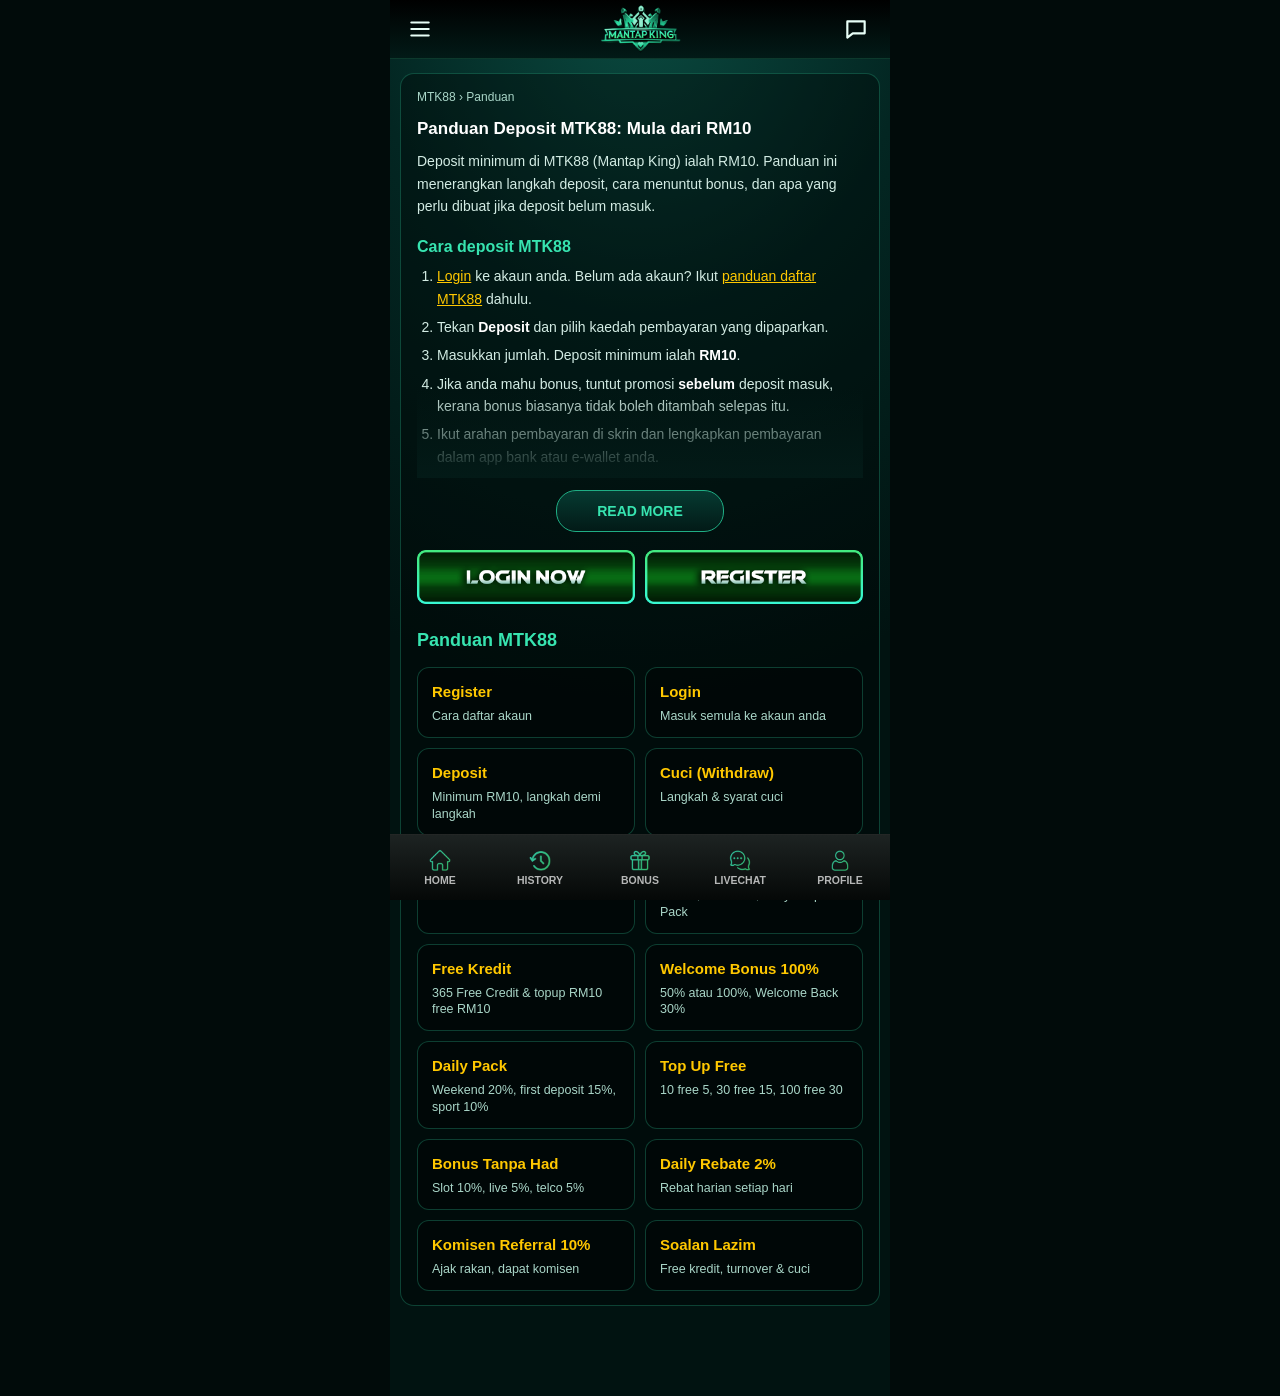
<file: deposit.html>
<!DOCTYPE html>
<html lang="ms">
<head>
  <meta charset="UTF-8">
  <meta name="viewport" content="width=device-width, initial-scale=1, viewport-fit=cover">
  <title>Deposit MTK88 (Mantap King) – Minimum RM10, Langkah demi Langkah</title>
  <meta name="description" content="Cara deposit di MTK88 dari RM10, cara menuntut Welcome Bonus 100% dan bonus slot 10%, dan apa perlu dibuat jika deposit belum masuk.">
  <meta name="robots" content="index, follow">
  <link rel="canonical" href="https://www.mtk88.tech/deposit">
  <meta property="og:url" content="https://www.mtk88.tech/deposit">
  <meta property="og:image" content="https://www.mtk88.tech/assets/banners/banner-1.jpg">
  <meta property="og:type" content="article">
  <meta property="og:site_name" content="MTK88">
  <meta property="og:title" content="Deposit MTK88 (Mantap King) – Minimum RM10, Langkah demi Langkah">
  <meta property="og:description" content="Cara deposit di MTK88 dari RM10, cara menuntut Welcome Bonus 100% dan bonus slot 10%, dan apa perlu dibuat jika deposit belum masuk.">
  <link rel="icon" href="assets/ui/icon.png">
  <meta name="theme-color" content="#032622">
  <link rel="stylesheet" href="styles.css">
</head>
<body>
  <main class="app">

    <header class="topbar">
      <a class="menu-btn" data-link="register" aria-label="Menu"><svg viewBox="0 0 24 24"><path d="M4 6h16M4 12h16M4 18h16"/></svg></a>
      <a class="logo" href="./"><img src="assets/ui/logo.png" alt="MTK88 Mantap King" width="240" height="136"></a>
      <a class="menu-btn" data-link="liveChat" aria-label="Live Chat"><svg viewBox="0 0 24 24"><path d="M4 5h16v11H9l-5 4z"/></svg></a>
    </header>

    <article class="seo guide">
      <p class="crumbs"><a href="./">MTK88</a> &rsaquo; Panduan</p>
      <h1>Panduan Deposit MTK88: Mula dari RM10</h1>
      <p>Deposit minimum di MTK88 (Mantap King) ialah RM10. Panduan ini menerangkan langkah deposit, cara menuntut bonus, dan apa yang perlu dibuat jika deposit belum masuk.</p>
      <div class="collapsible">

      <h2>Cara deposit MTK88</h2>
      <ol>
        <li><a data-link="login">Login</a> ke akaun anda. Belum ada akaun? Ikut <a href="register">panduan daftar MTK88</a> dahulu.</li>
        <li>Tekan <b>Deposit</b> dan pilih kaedah pembayaran yang dipaparkan.</li>
        <li>Masukkan jumlah. Deposit minimum ialah <b>RM10</b>.</li>
        <li>Jika anda mahu bonus, tuntut promosi <b>sebelum</b> deposit masuk, kerana bonus biasanya tidak boleh ditambah selepas itu.</li>
        <li>Ikut arahan pembayaran di skrin dan lengkapkan pembayaran dalam app bank atau e-wallet anda.</li>
      </ol>

      <h2>Bonus untuk deposit</h2>
      <ul>
        <li><b>Welcome Bonus 100%</b> untuk deposit pertama ahli baharu.</li>
        <li><b>Bonus slot 10% tanpa had</b> pada setiap deposit.</li>
      </ul>
      <p>Setiap bonus ada syarat turnover. Tanya <a data-link="liveChat">Live Chat</a> untuk syarat penuh sebelum menuntut.</p>

      <h2>Deposit belum masuk?</h2>
      <ul>
        <li>Semak sama ada pembayaran berjaya dalam app bank atau e-wallet anda.</li>
        <li>Pastikan anda membayar ke butiran yang dipaparkan di halaman deposit pada masa itu, dari akaun atas nama anda sendiri.</li>
        <li>Simpan tangkapan skrin resit, kemudian hantar kepada <a data-link="liveChat">Live Chat</a>.</li>
      </ul>

      <h2>Tip pembayaran yang lancar</h2>
      <ul>
        <li><b>Satu kaedah untuk deposit dan withdraw.</b> Menggunakan kaedah yang sama memudahkan semakan.</li>
        <li><b>Mula dengan jumlah kecil.</b> Deposit RM10 sudah cukup untuk mencuba banyak slot.</li>
        <li>Untuk mengeluarkan kemenangan, lihat <a href="cuci">panduan cuci MTK88</a>.</li>
      </ul>
      </div>

      <div class="auth guide-auth">
        <a data-link="login"><img src="assets/ui/btn-login.png" alt="Login Now" width="360" height="90"></a>
        <a data-link="register"><img src="assets/ui/btn-register.png" alt="Register" width="360" height="90"></a>
      </div>

      <section class="guide-grid-wrap" aria-label="Panduan MTK88">
        <h2 class="guide-grid-title">Panduan MTK88</h2>
        <div class="guide-grid">
          <a href="register"><b>Register</b><span>Cara daftar akaun</span></a>
          <a href="register#login"><b>Login</b><span>Masuk semula ke akaun anda</span></a>
          <a href="deposit"><b>Deposit</b><span>Minimum RM10, langkah demi langkah</span></a>
          <a href="cuci"><b>Cuci (Withdraw)</b><span>Langkah &amp; syarat cuci</span></a>
          <a href="app-download"><b>App Download</b><span>Main di Android &amp; iOS</span></a>
          <a href="promotions"><b>Semua Promosi</b><span>Starter, Welcome, Daily &amp; Special Pack</span></a>
          <a href="free-credit"><b>Free Kredit</b><span>365 Free Credit &amp; topup RM10 free RM10</span></a>
          <a href="promotions#welcome"><b>Welcome Bonus 100%</b><span>50% atau 100%, Welcome Back 30%</span></a>
          <a href="promotions#daily"><b>Daily Pack</b><span>Weekend 20%, first deposit 15%, sport 10%</span></a>
          <a href="promotions#topup-free"><b>Top Up Free</b><span>10 free 5, 30 free 15, 100 free 30</span></a>
          <a href="promotions#special"><b>Bonus Tanpa Had</b><span>Slot 10%, live 5%, telco 5%</span></a>
          <a href="promotions#rebate"><b>Daily Rebate 2%</b><span>Rebat harian setiap hari</span></a>
          <a href="promotions#referral"><b>Komisen Referral 10%</b><span>Ajak rakan, dapat komisen</span></a>
          <a href="faq"><b>Soalan Lazim</b><span>Free kredit, turnover &amp; cuci</span></a>
        </div>
      </section>
    </article>
  </main>

  <nav class="bottom-nav">
    <a href="./"><img src="assets/nav/home.png" alt="" width="90" height="67"><span>HOME</span></a>
    <a data-link="history"><img src="assets/nav/history.png" alt="" width="90" height="65"><span>HISTORY</span></a>
    <a href="promotions"><img src="assets/nav/bonus.png" alt="" width="90" height="66"><span>BONUS</span></a>
    <a data-link="liveChat"><img src="assets/nav/chat.png" alt="" width="90" height="67"><span>LIVECHAT</span></a>
    <a data-link="profile"><img src="assets/nav/profile.png" alt="" width="90" height="65"><span>PROFILE</span></a>
  </nav>

  <script src="config.js"></script>
  <script src="guide.js"></script>
  <script src="collapse.js"></script>
</body>
</html>
</file>
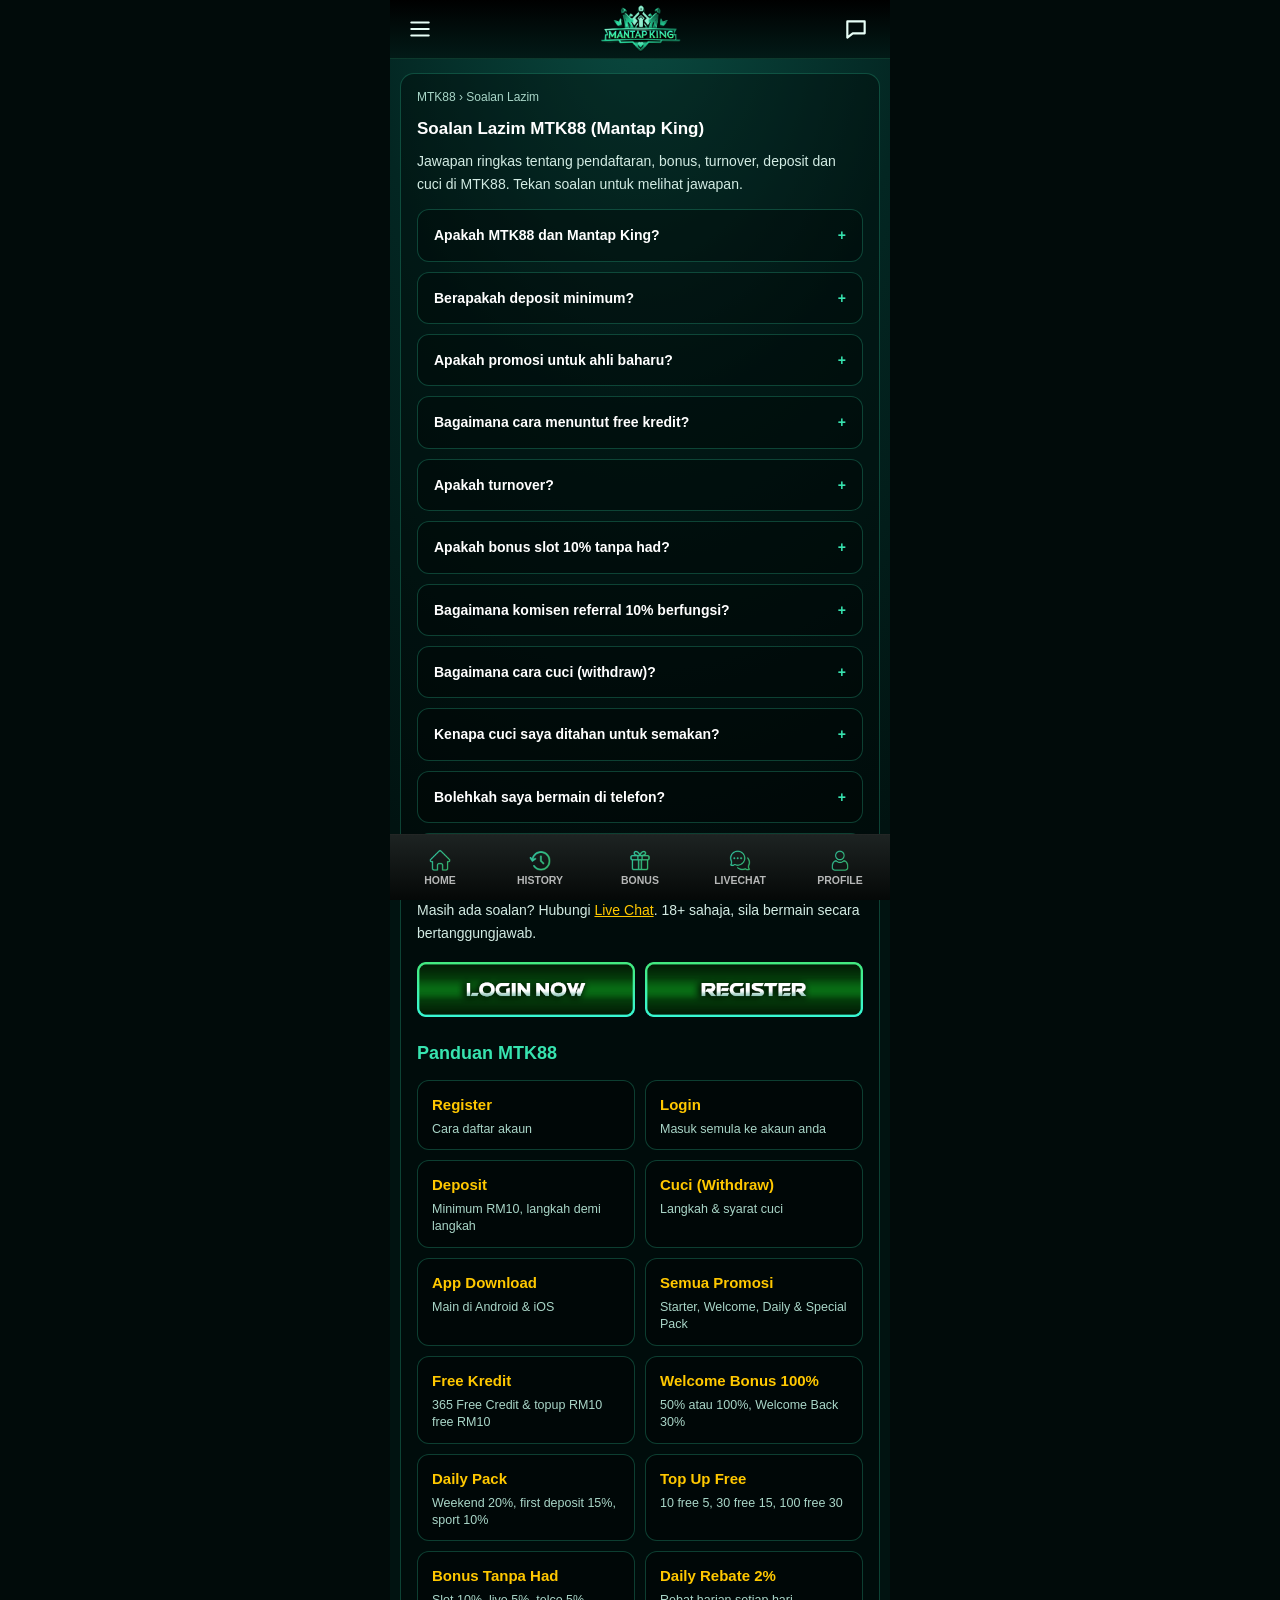
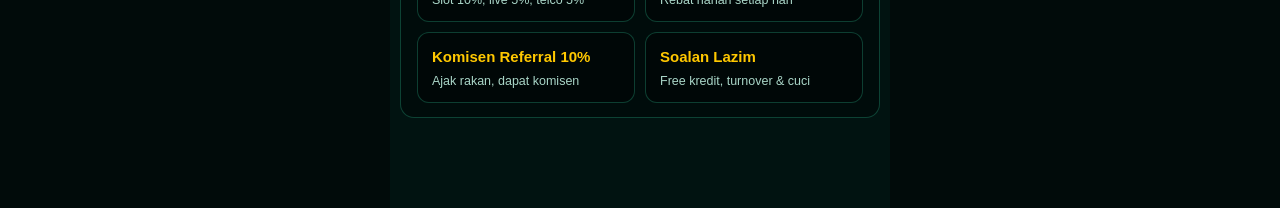
<file: faq.html>
<!DOCTYPE html>
<html lang="ms">
<head>
  <meta charset="UTF-8">
  <meta name="viewport" content="width=device-width, initial-scale=1, viewport-fit=cover">
  <title>Soalan Lazim MTK88 (Mantap King) – Bonus, Turnover &amp; Cuci</title>
  <meta name="description" content="Jawapan kepada soalan lazim MTK88: deposit minimum RM10, Welcome Bonus 100%, free kredit, turnover, komisen referral 10% dan cuci.">
  <meta name="robots" content="index, follow">
  <link rel="canonical" href="https://www.mtk88.tech/faq">
  <meta property="og:url" content="https://www.mtk88.tech/faq">
  <meta property="og:image" content="https://www.mtk88.tech/assets/banners/banner-1.jpg">
  <meta property="og:type" content="article">
  <meta property="og:site_name" content="MTK88">
  <meta property="og:title" content="Soalan Lazim MTK88 (Mantap King) – Bonus, Turnover &amp; Cuci">
  <meta property="og:description" content="Jawapan kepada soalan lazim MTK88: deposit minimum RM10, Welcome Bonus 100%, free kredit, turnover, komisen referral 10% dan cuci.">
  <link rel="icon" href="assets/ui/icon.png">
  <meta name="theme-color" content="#032622">
  <link rel="stylesheet" href="styles.css">
</head>
<body>
  <main class="app">

    <header class="topbar">
      <a class="menu-btn" data-link="register" aria-label="Menu"><svg viewBox="0 0 24 24"><path d="M4 6h16M4 12h16M4 18h16"/></svg></a>
      <a class="logo" href="./"><img src="assets/ui/logo.png" alt="MTK88 Mantap King" width="240" height="136"></a>
      <a class="menu-btn" data-link="liveChat" aria-label="Live Chat"><svg viewBox="0 0 24 24"><path d="M4 5h16v11H9l-5 4z"/></svg></a>
    </header>

    <article class="seo guide">
      <p class="crumbs"><a href="./">MTK88</a> &rsaquo; Soalan Lazim</p>
      <h1>Soalan Lazim MTK88 (Mantap King)</h1>
      <p>Jawapan ringkas tentang pendaftaran, bonus, turnover, deposit dan cuci di MTK88. Tekan soalan untuk melihat jawapan.</p>
      <div class="faq-list">
        <details>
          <summary>Apakah MTK88 dan Mantap King?</summary>
          <p>MTK88 ialah kasino online Malaysia yang juga dikenali sebagai Mantap King. Satu akaun memberi akses kepada slot, live casino, tembak ikan dan sportsbook.</p>
        </details>
        <details>
          <summary>Berapakah deposit minimum?</summary>
          <p>Deposit minimum ialah RM10. Lihat <a href="deposit">panduan deposit MTK88</a> untuk langkah demi langkah.</p>
        </details>
        <details>
          <summary>Apakah promosi untuk ahli baharu?</summary>
          <p>Ahli baharu boleh menuntut Welcome Bonus 100% untuk deposit pertama, dan MTK88 menawarkan free kredit untuk 500 ahli baharu. Tanya Live Chat untuk syarat penuh.</p>
        </details>
        <details>
          <summary>Bagaimana cara menuntut free kredit?</summary>
          <p>Daftar akaun, kemudian hubungi Live Chat dan nyatakan promosi yang anda mahu. Baca syarat turnover, game yang layak dan had cuci maksimum sebelum bermain.</p>
        </details>
        <details>
          <summary>Apakah turnover?</summary>
          <p>Turnover ialah jumlah pertaruhan yang perlu dibuat sebelum kemenangan daripada bonus boleh dicuci. Setiap promosi ada syarat turnover sendiri.</p>
        </details>
        <details>
          <summary>Apakah bonus slot 10% tanpa had?</summary>
          <p>Bonus 10% yang boleh dituntut pada setiap deposit untuk permainan slot. Ada juga bonus tanpa had 5% untuk live casino dan 5% untuk deposit telco. Lihat <a href="promotions#special">Special Pack</a>.</p>
        </details>
        <details>
          <summary>Bagaimana komisen referral 10% berfungsi?</summary>
          <p>Kongsi pautan referral anda melalui Invite Friend atau Copy Link. Apabila rakan menyertai melalui pautan anda, anda layak menerima komisen 10%. Semak senarai rakan anda di Downline.</p>
        </details>
        <details>
          <summary>Bagaimana cara cuci (withdraw)?</summary>
          <p>Selesaikan turnover bonus, tekan Withdraw, masukkan jumlah dan sahkan butiran bank anda. Lihat <a href="cuci">panduan cuci MTK88</a>.</p>
        </details>
        <details>
          <summary>Kenapa cuci saya ditahan untuk semakan?</summary>
          <p>Sebab biasa ialah turnover bonus yang belum selesai, atau nama akaun bank tidak sepadan dengan nama profil. Hubungi Live Chat jika anda tidak pasti.</p>
        </details>
        <details>
          <summary>Bolehkah saya bermain di telefon?</summary>
          <p>Boleh. MTK88 direka untuk telefon Android dan iPhone. Lihat <a href="app-download">panduan main di telefon</a>.</p>
        </details>
        <details>
          <summary>Bagaimana cara menghubungi khidmat pelanggan?</summary>
          <p>Gunakan butang Live Chat atau Hotline di halaman utama. Untuk jawapan lebih pantas, sertakan nombor telefon akaun dan tangkapan skrin yang berkaitan.</p>
        </details>
      </div>
      <p>Masih ada soalan? Hubungi <a data-link="liveChat">Live Chat</a>. 18+ sahaja, sila bermain secara bertanggungjawab.</p>

      <div class="auth guide-auth">
        <a data-link="login"><img src="assets/ui/btn-login.png" alt="Login Now" width="360" height="90"></a>
        <a data-link="register"><img src="assets/ui/btn-register.png" alt="Register" width="360" height="90"></a>
      </div>

      <section class="guide-grid-wrap" aria-label="Panduan MTK88">
        <h2 class="guide-grid-title">Panduan MTK88</h2>
        <div class="guide-grid">
          <a href="register"><b>Register</b><span>Cara daftar akaun</span></a>
          <a href="register#login"><b>Login</b><span>Masuk semula ke akaun anda</span></a>
          <a href="deposit"><b>Deposit</b><span>Minimum RM10, langkah demi langkah</span></a>
          <a href="cuci"><b>Cuci (Withdraw)</b><span>Langkah &amp; syarat cuci</span></a>
          <a href="app-download"><b>App Download</b><span>Main di Android &amp; iOS</span></a>
          <a href="promotions"><b>Semua Promosi</b><span>Starter, Welcome, Daily &amp; Special Pack</span></a>
          <a href="free-credit"><b>Free Kredit</b><span>365 Free Credit &amp; topup RM10 free RM10</span></a>
          <a href="promotions#welcome"><b>Welcome Bonus 100%</b><span>50% atau 100%, Welcome Back 30%</span></a>
          <a href="promotions#daily"><b>Daily Pack</b><span>Weekend 20%, first deposit 15%, sport 10%</span></a>
          <a href="promotions#topup-free"><b>Top Up Free</b><span>10 free 5, 30 free 15, 100 free 30</span></a>
          <a href="promotions#special"><b>Bonus Tanpa Had</b><span>Slot 10%, live 5%, telco 5%</span></a>
          <a href="promotions#rebate"><b>Daily Rebate 2%</b><span>Rebat harian setiap hari</span></a>
          <a href="promotions#referral"><b>Komisen Referral 10%</b><span>Ajak rakan, dapat komisen</span></a>
          <a href="faq"><b>Soalan Lazim</b><span>Free kredit, turnover &amp; cuci</span></a>
        </div>
      </section>
    </article>
  </main>

  <nav class="bottom-nav">
    <a href="./"><img src="assets/nav/home.png" alt="" width="90" height="67"><span>HOME</span></a>
    <a data-link="history"><img src="assets/nav/history.png" alt="" width="90" height="65"><span>HISTORY</span></a>
    <a href="promotions"><img src="assets/nav/bonus.png" alt="" width="90" height="66"><span>BONUS</span></a>
    <a data-link="liveChat"><img src="assets/nav/chat.png" alt="" width="90" height="67"><span>LIVECHAT</span></a>
    <a data-link="profile"><img src="assets/nav/profile.png" alt="" width="90" height="65"><span>PROFILE</span></a>
  </nav>

  <script src="config.js"></script>
  <script src="guide.js"></script>
  <script src="collapse.js"></script>
</body>
</html>
</file>
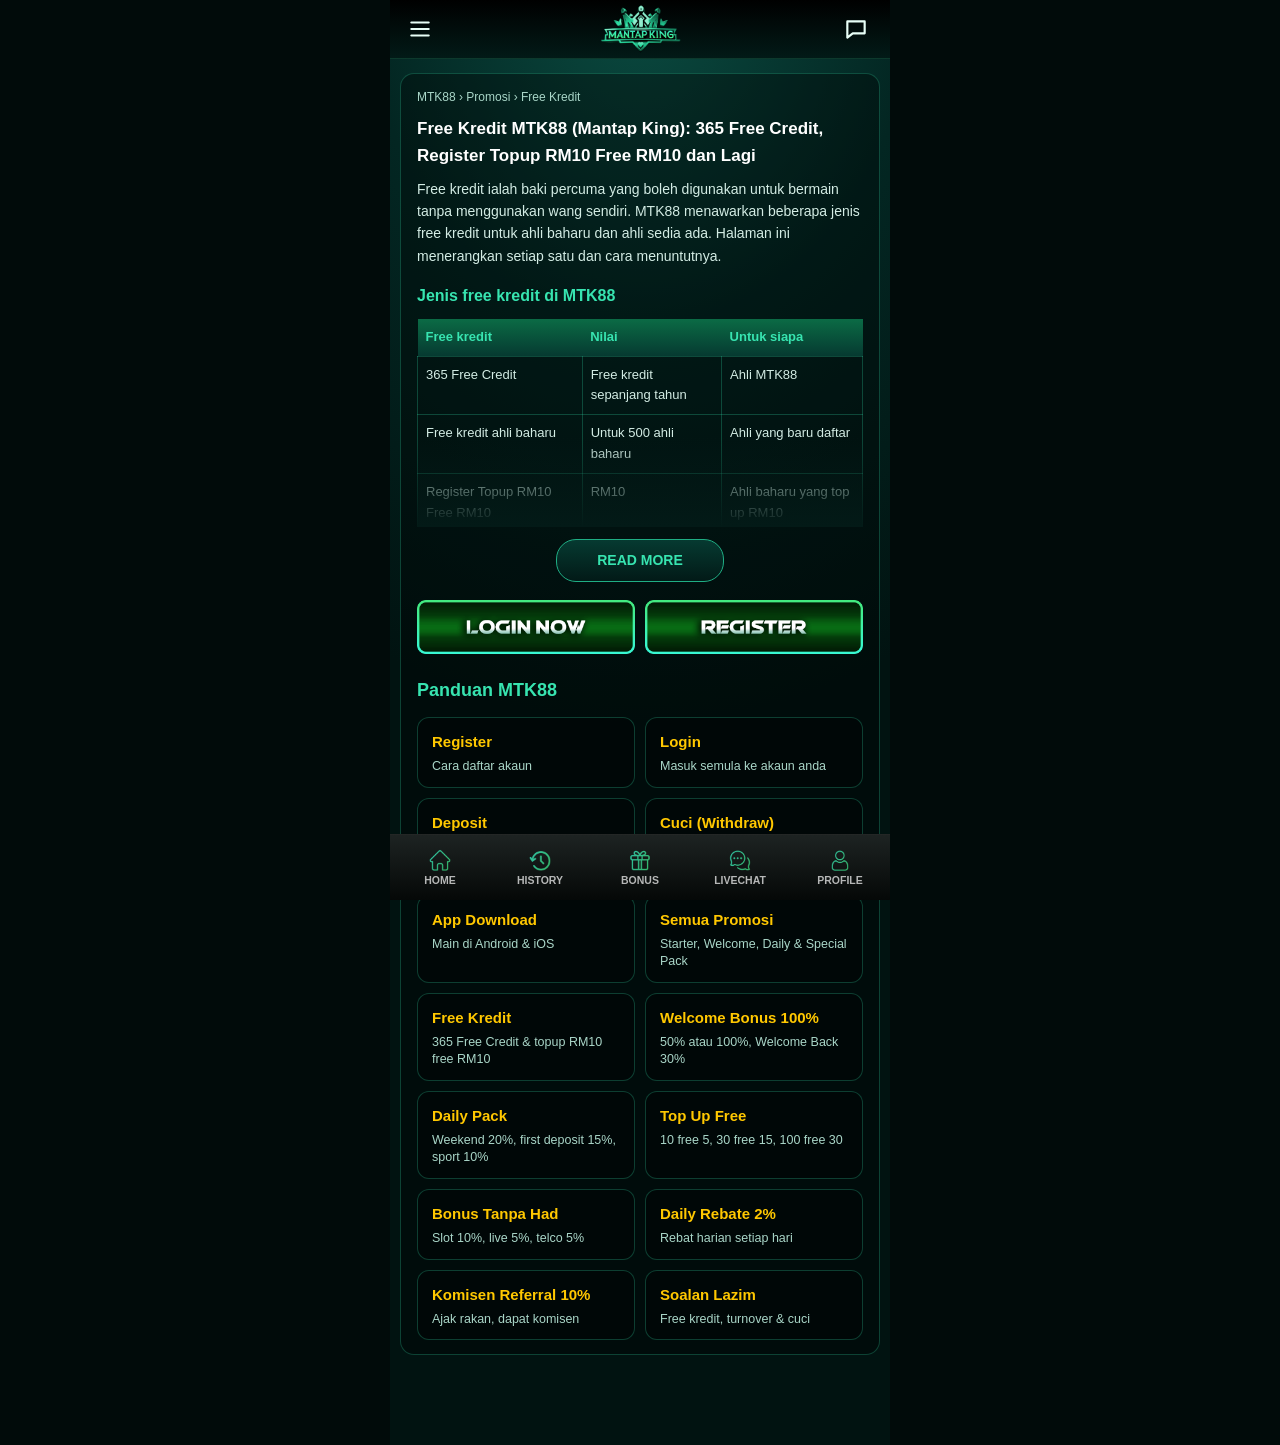
<file: free-credit.html>
<!DOCTYPE html>
<html lang="ms">
<head>
  <meta charset="UTF-8">
  <meta name="viewport" content="width=device-width, initial-scale=1, viewport-fit=cover">
  <title>Free Kredit MTK88 (Mantap King) – 365 Free Credit &amp; Register Topup RM10 Free RM10</title>
  <meta name="description" content="Free kredit MTK88: 365 free credit, free kredit untuk 500 ahli baharu, register topup RM10 free RM10 dan bonus top up 10 free 5, 30 free 15, 100 free 30. Cara tuntut dan syarat.">
  <meta name="robots" content="index, follow">
  <link rel="canonical" href="https://www.mtk88.tech/free-credit">
  <meta property="og:url" content="https://www.mtk88.tech/free-credit">
  <meta property="og:image" content="https://www.mtk88.tech/assets/banners/banner-1.jpg">
  <meta property="og:type" content="article">
  <meta property="og:site_name" content="MTK88">
  <meta property="og:title" content="Free Kredit MTK88 (Mantap King) – 365 Free Credit &amp; Register Topup RM10 Free RM10">
  <meta property="og:description" content="Free kredit MTK88: 365 free credit, free kredit untuk 500 ahli baharu, register topup RM10 free RM10 dan bonus top up 10 free 5, 30 free 15, 100 free 30. Cara tuntut dan syarat.">
  <link rel="icon" href="assets/ui/icon.png">
  <meta name="theme-color" content="#032622">
  <link rel="stylesheet" href="styles.css">
</head>
<body>
  <main class="app">

    <header class="topbar">
      <a class="menu-btn" data-link="register" aria-label="Menu"><svg viewBox="0 0 24 24"><path d="M4 6h16M4 12h16M4 18h16"/></svg></a>
      <a class="logo" href="./"><img src="assets/ui/logo.png" alt="MTK88 Mantap King" width="240" height="136"></a>
      <a class="menu-btn" data-link="liveChat" aria-label="Live Chat"><svg viewBox="0 0 24 24"><path d="M4 5h16v11H9l-5 4z"/></svg></a>
    </header>

    <article class="seo guide">
      <p class="crumbs"><a href="./">MTK88</a> &rsaquo; <a href="promotions">Promosi</a> &rsaquo; Free Kredit</p>
      <h1>Free Kredit MTK88 (Mantap King): 365 Free Credit, Register Topup RM10 Free RM10 dan Lagi</h1>
      <p>Free kredit ialah baki percuma yang boleh digunakan untuk bermain tanpa menggunakan wang sendiri. MTK88 menawarkan beberapa jenis free kredit untuk ahli baharu dan ahli sedia ada. Halaman ini menerangkan setiap satu dan cara menuntutnya.</p>
      <div class="collapsible">

      <h2>Jenis free kredit di MTK88</h2>
      <div class="table-wrap">
      <table>
        <thead><tr><th>Free kredit</th><th>Nilai</th><th>Untuk siapa</th></tr></thead>
        <tbody>
          <tr><td>365 Free Credit</td><td>Free kredit sepanjang tahun</td><td>Ahli MTK88</td></tr>
          <tr><td>Free kredit ahli baharu</td><td>Untuk 500 ahli baharu</td><td>Ahli yang baru daftar</td></tr>
          <tr><td>Register Topup RM10 Free RM10</td><td>RM10</td><td>Ahli baharu yang top up RM10</td></tr>
          <tr><td>10 Free 5 / 30 Free 15 / 100 Free 30</td><td>RM5, RM15, RM30</td><td>Top up harian</td></tr>
        </tbody>
      </table>
      </div>

      <h2>Cara tuntut free kredit MTK88</h2>
      <ol>
        <li><a data-link="register">Daftar akaun MTK88</a> dengan nombor telefon dan akaun bank atas nama anda sendiri.</li>
        <li>Tekan <b>Bonus</b> di menu bawah, atau hubungi <a data-link="liveChat">Live Chat</a>.</li>
        <li>Pilih free kredit yang anda mahu dan tekan <b>Claim Now</b>.</li>
        <li>Baca syarat turnover, game yang layak dan had cuci maksimum sebelum bermain.</li>
      </ol>

      <h2>Syarat free kredit yang biasa</h2>
      <ul>
        <li><b>Turnover:</b> jumlah pertaruhan yang perlu dibuat sebelum kemenangan boleh dicuci.</li>
        <li><b>Game yang layak:</b> kebanyakan free kredit untuk slot sahaja.</li>
        <li><b>Had cuci maksimum:</b> kemenangan daripada free kredit biasanya ada had.</li>
        <li><b>Satu akaun seorang:</b> akaun berganda boleh menyebabkan bonus dibatalkan.</li>
      </ul>
      <p>Syarat setiap promosi berbeza dan boleh berubah. Tanya Live Chat untuk butiran terkini.</p>

      <h2>Tip guna free kredit</h2>
      <ul>
        <li>Mulakan dengan taruhan kecil supaya baki tahan lebih lama.</li>
        <li>Selesaikan satu free kredit dahulu sebelum menuntut yang lain.</li>
        <li>Semak baki turnover sebelum menekan Withdraw. Lihat <a href="cuci">panduan cuci MTK88</a>.</li>
      </ul>
      <p>Lihat <a href="promotions">semua promosi MTK88</a> untuk Welcome Bonus, bonus harian dan bonus tanpa had. 18+ sahaja.</p>
      </div>

      <div class="auth guide-auth">
        <a data-link="login"><img src="assets/ui/btn-login.png" alt="Login Now" width="360" height="90"></a>
        <a data-link="register"><img src="assets/ui/btn-register.png" alt="Register" width="360" height="90"></a>
      </div>

      <section class="guide-grid-wrap" aria-label="Panduan MTK88">
        <h2 class="guide-grid-title">Panduan MTK88</h2>
        <div class="guide-grid">
          <a href="register"><b>Register</b><span>Cara daftar akaun</span></a>
          <a href="register#login"><b>Login</b><span>Masuk semula ke akaun anda</span></a>
          <a href="deposit"><b>Deposit</b><span>Minimum RM10, langkah demi langkah</span></a>
          <a href="cuci"><b>Cuci (Withdraw)</b><span>Langkah &amp; syarat cuci</span></a>
          <a href="app-download"><b>App Download</b><span>Main di Android &amp; iOS</span></a>
          <a href="promotions"><b>Semua Promosi</b><span>Starter, Welcome, Daily &amp; Special Pack</span></a>
          <a href="free-credit"><b>Free Kredit</b><span>365 Free Credit &amp; topup RM10 free RM10</span></a>
          <a href="promotions#welcome"><b>Welcome Bonus 100%</b><span>50% atau 100%, Welcome Back 30%</span></a>
          <a href="promotions#daily"><b>Daily Pack</b><span>Weekend 20%, first deposit 15%, sport 10%</span></a>
          <a href="promotions#topup-free"><b>Top Up Free</b><span>10 free 5, 30 free 15, 100 free 30</span></a>
          <a href="promotions#special"><b>Bonus Tanpa Had</b><span>Slot 10%, live 5%, telco 5%</span></a>
          <a href="promotions#rebate"><b>Daily Rebate 2%</b><span>Rebat harian setiap hari</span></a>
          <a href="promotions#referral"><b>Komisen Referral 10%</b><span>Ajak rakan, dapat komisen</span></a>
          <a href="faq"><b>Soalan Lazim</b><span>Free kredit, turnover &amp; cuci</span></a>
        </div>
      </section>
    </article>
  </main>

  <nav class="bottom-nav">
    <a href="./"><img src="assets/nav/home.png" alt="" width="90" height="67"><span>HOME</span></a>
    <a data-link="history"><img src="assets/nav/history.png" alt="" width="90" height="65"><span>HISTORY</span></a>
    <a href="promotions"><img src="assets/nav/bonus.png" alt="" width="90" height="66"><span>BONUS</span></a>
    <a data-link="liveChat"><img src="assets/nav/chat.png" alt="" width="90" height="67"><span>LIVECHAT</span></a>
    <a data-link="profile"><img src="assets/nav/profile.png" alt="" width="90" height="65"><span>PROFILE</span></a>
  </nav>

  <script src="config.js"></script>
  <script src="guide.js"></script>
  <script src="collapse.js"></script>
</body>
</html>
</file>
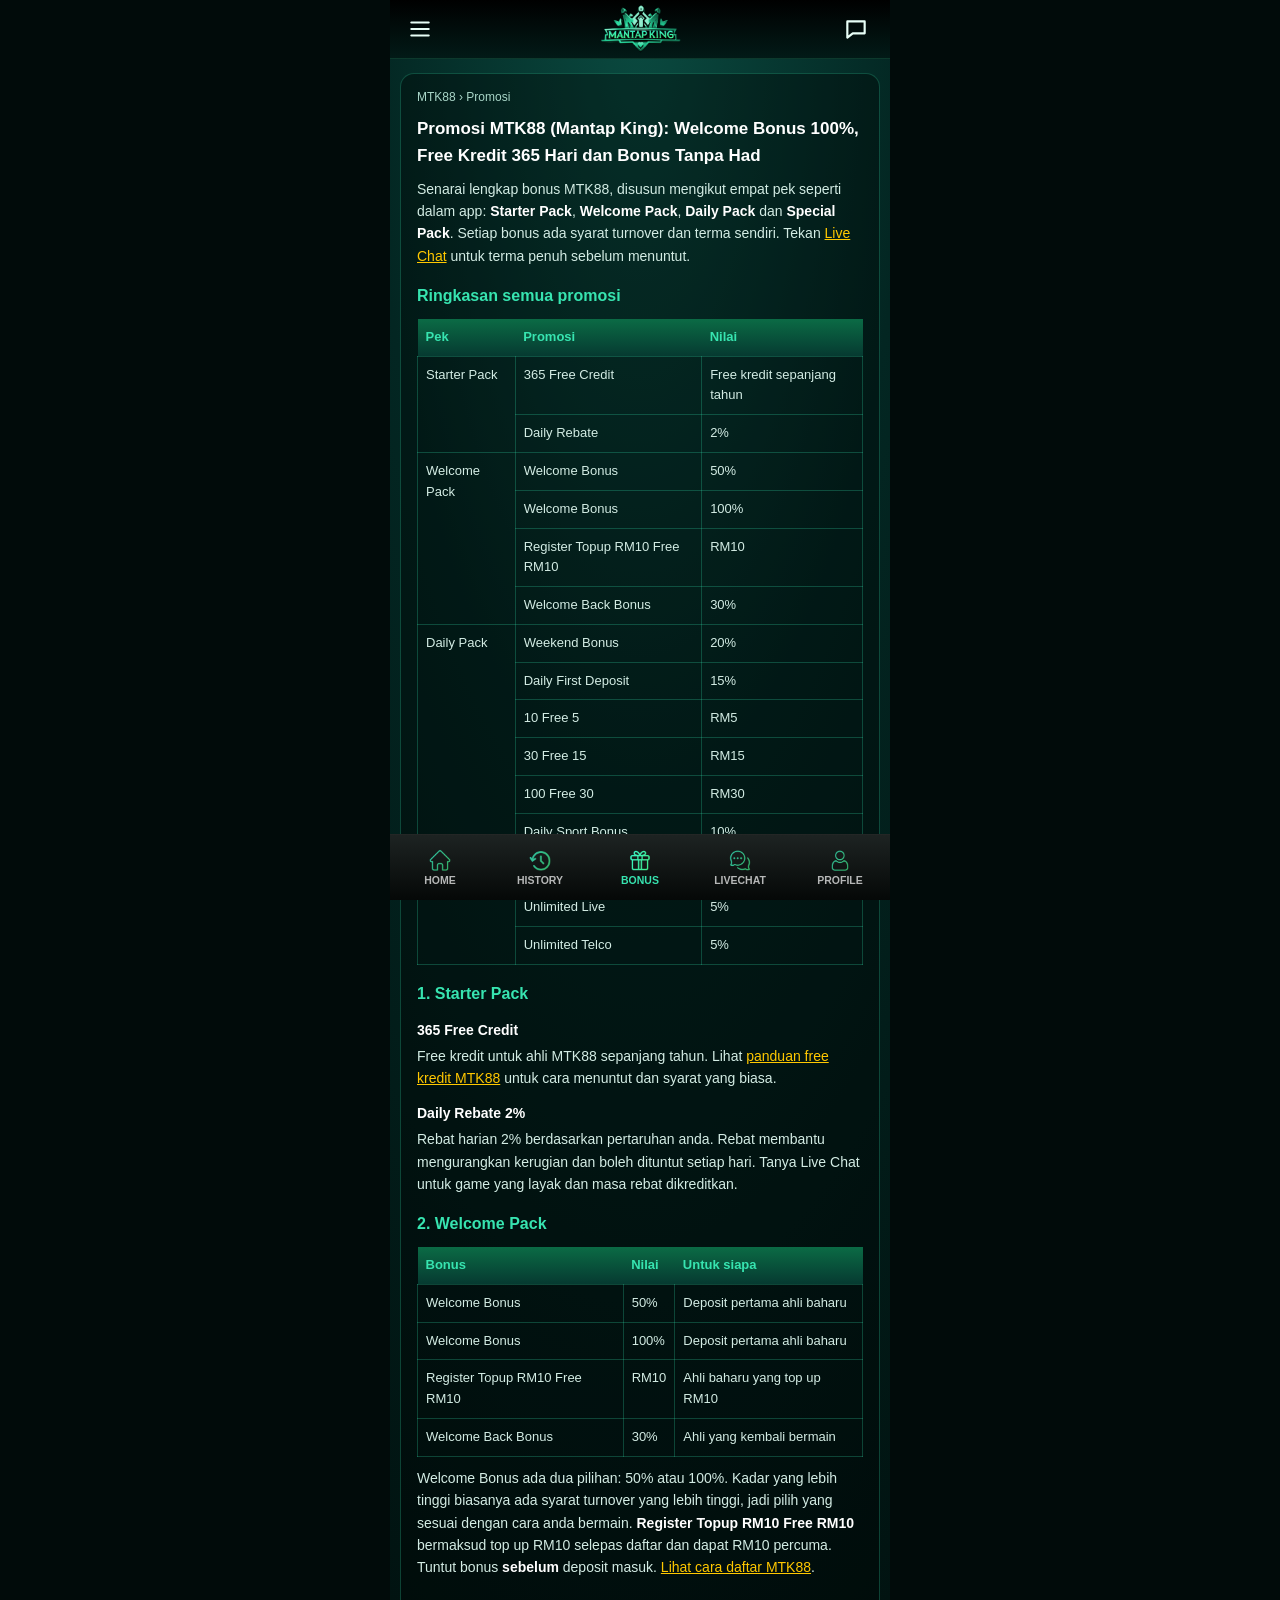
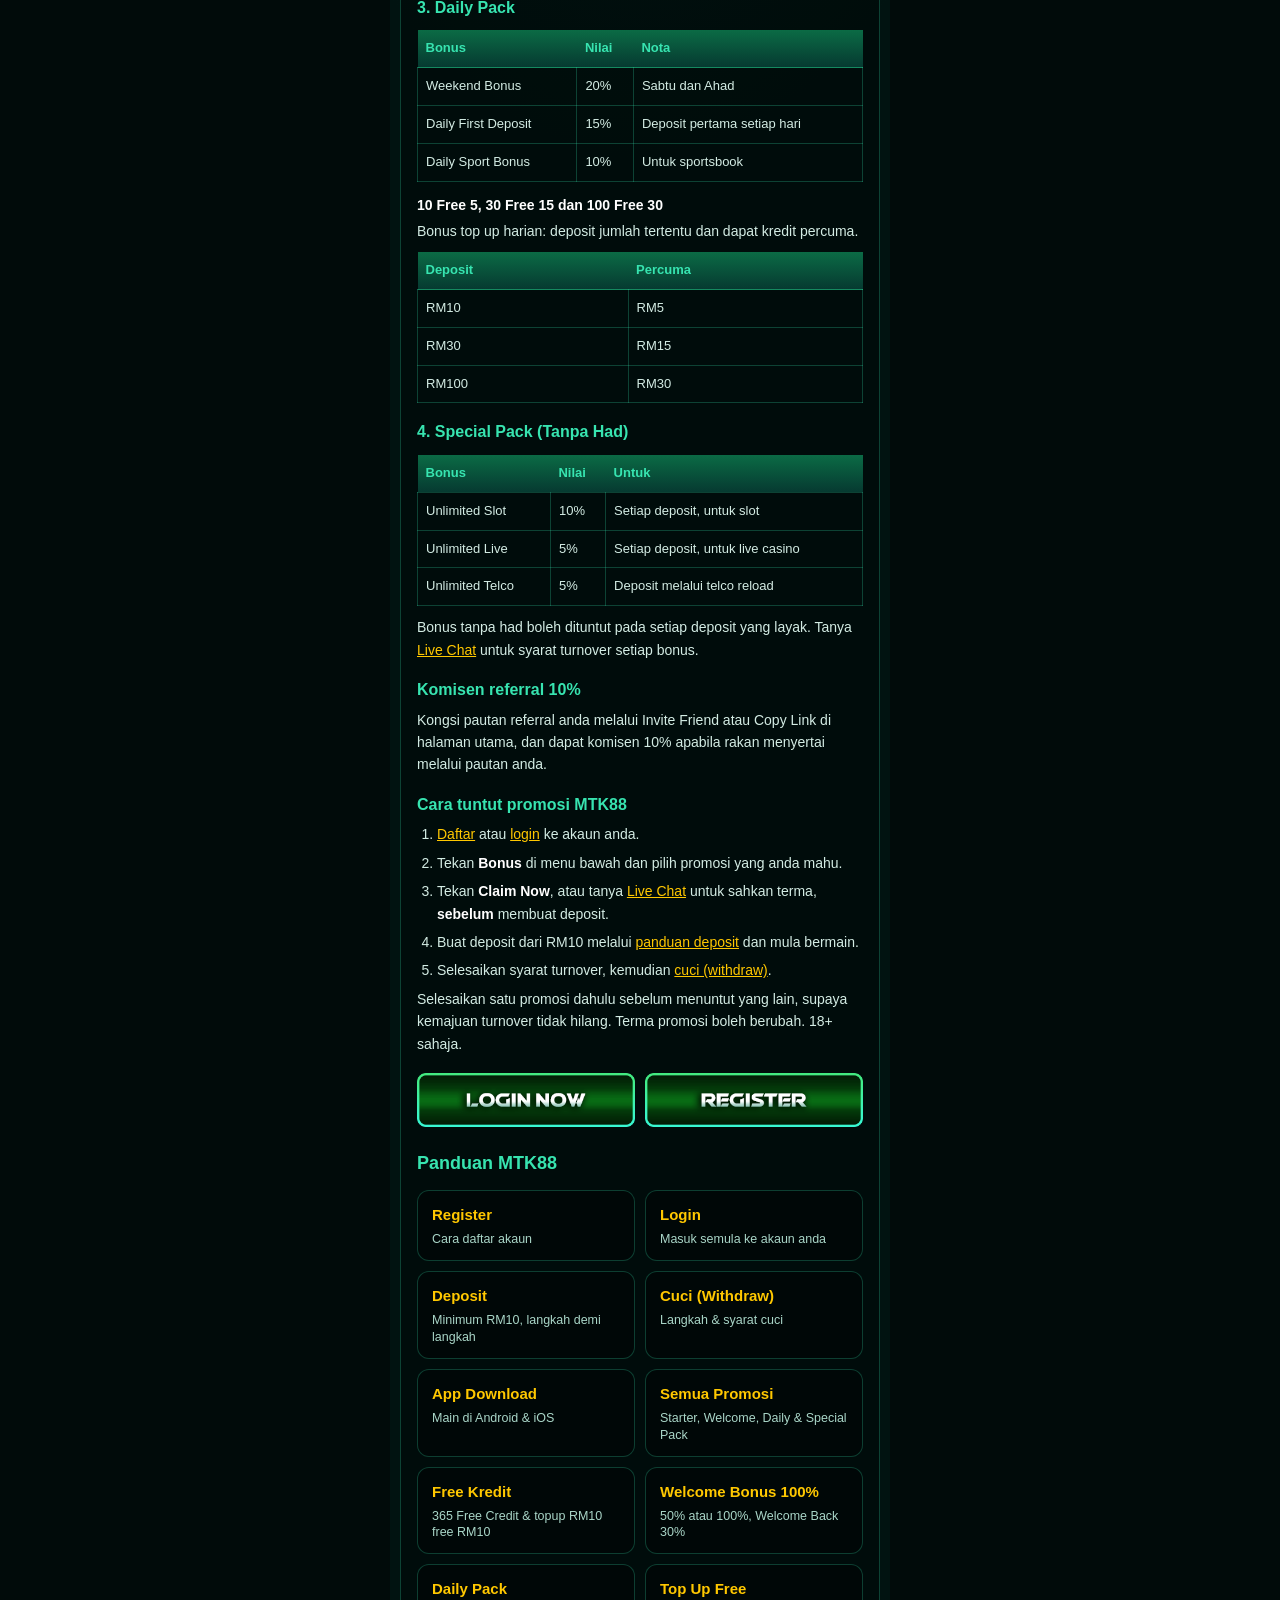
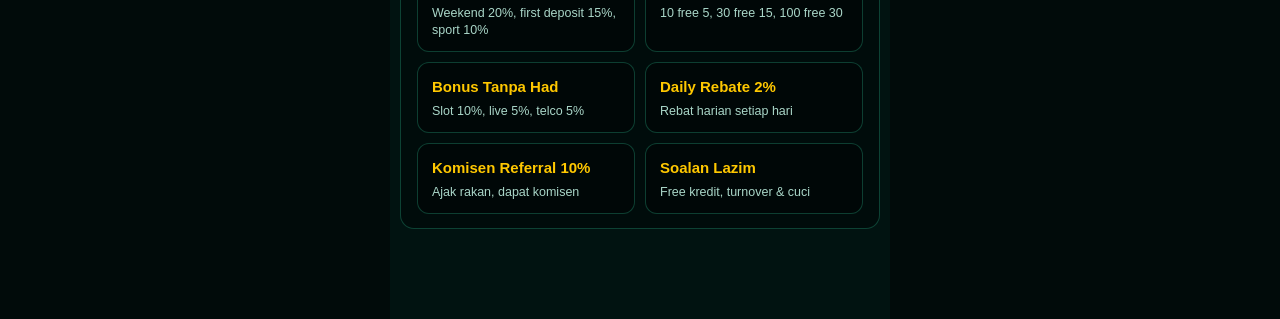
<file: promotions.html>
<!DOCTYPE html>
<html lang="ms">
<head>
  <meta charset="UTF-8">
  <meta name="viewport" content="width=device-width, initial-scale=1, viewport-fit=cover">
  <title>Promosi MTK88 (Mantap King) – Welcome Bonus 100%, 365 Free Credit &amp; Bonus Tanpa Had</title>
  <meta name="description" content="Semua promosi MTK88: 365 free credit, daily rebate 2%, welcome bonus 50% dan 100%, register topup RM10 free RM10, weekend 20%, 10 free 5, 30 free 15, 100 free 30, unlimited slot 10%, live 5% dan telco 5%.">
  <meta name="robots" content="index, follow">
  <link rel="canonical" href="https://www.mtk88.tech/promotions">
  <meta property="og:url" content="https://www.mtk88.tech/promotions">
  <meta property="og:image" content="https://www.mtk88.tech/assets/banners/banner-1.jpg">
  <meta property="og:type" content="article">
  <meta property="og:site_name" content="MTK88">
  <meta property="og:title" content="Promosi MTK88 (Mantap King) – Welcome Bonus 100%, 365 Free Credit &amp; Bonus Tanpa Had">
  <meta property="og:description" content="Semua promosi MTK88: 365 free credit, daily rebate 2%, welcome bonus 50% dan 100%, register topup RM10 free RM10, weekend 20%, 10 free 5, 30 free 15, 100 free 30, unlimited slot 10%, live 5% dan telco 5%.">
  <link rel="icon" href="assets/ui/icon.png">
  <meta name="theme-color" content="#032622">
  <link rel="stylesheet" href="styles.css">
</head>
<body>
  <main class="app">

    <header class="topbar">
      <a class="menu-btn" data-link="register" aria-label="Menu"><svg viewBox="0 0 24 24"><path d="M4 6h16M4 12h16M4 18h16"/></svg></a>
      <a class="logo" href="./"><img src="assets/ui/logo.png" alt="MTK88 Mantap King" width="240" height="136"></a>
      <a class="menu-btn" data-link="liveChat" aria-label="Live Chat"><svg viewBox="0 0 24 24"><path d="M4 5h16v11H9l-5 4z"/></svg></a>
    </header>

    <article class="seo guide">
      <p class="crumbs"><a href="./">MTK88</a> &rsaquo; Promosi</p>
      <h1>Promosi MTK88 (Mantap King): Welcome Bonus 100%, Free Kredit 365 Hari dan Bonus Tanpa Had</h1>
      <p>Senarai lengkap bonus MTK88, disusun mengikut empat pek seperti dalam app: <b>Starter Pack</b>, <b>Welcome Pack</b>, <b>Daily Pack</b> dan <b>Special Pack</b>. Setiap bonus ada syarat turnover dan terma sendiri. Tekan <a data-link="liveChat">Live Chat</a> untuk terma penuh sebelum menuntut.</p>

      <h2>Ringkasan semua promosi</h2>
      <div class="table-wrap">
      <table>
        <thead><tr><th>Pek</th><th>Promosi</th><th>Nilai</th></tr></thead>
        <tbody>
          <tr><td rowspan="2">Starter Pack</td><td>365 Free Credit</td><td>Free kredit sepanjang tahun</td></tr>
          <tr><td>Daily Rebate</td><td>2%</td></tr>
          <tr><td rowspan="4">Welcome Pack</td><td>Welcome Bonus</td><td>50%</td></tr>
          <tr><td>Welcome Bonus</td><td>100%</td></tr>
          <tr><td>Register Topup RM10 Free RM10</td><td>RM10</td></tr>
          <tr><td>Welcome Back Bonus</td><td>30%</td></tr>
          <tr><td rowspan="6">Daily Pack</td><td>Weekend Bonus</td><td>20%</td></tr>
          <tr><td>Daily First Deposit</td><td>15%</td></tr>
          <tr><td>10 Free 5</td><td>RM5</td></tr>
          <tr><td>30 Free 15</td><td>RM15</td></tr>
          <tr><td>100 Free 30</td><td>RM30</td></tr>
          <tr><td>Daily Sport Bonus</td><td>10%</td></tr>
          <tr><td rowspan="3">Special Pack</td><td>Unlimited Slot</td><td>10%</td></tr>
          <tr><td>Unlimited Live</td><td>5%</td></tr>
          <tr><td>Unlimited Telco</td><td>5%</td></tr>
        </tbody>
      </table>
      </div>

      <h2 id="starter">1. Starter Pack</h2>
      <h3>365 Free Credit</h3>
      <p>Free kredit untuk ahli MTK88 sepanjang tahun. Lihat <a href="free-credit">panduan free kredit MTK88</a> untuk cara menuntut dan syarat yang biasa.</p>
      <h3 id="rebate">Daily Rebate 2%</h3>
      <p>Rebat harian 2% berdasarkan pertaruhan anda. Rebat membantu mengurangkan kerugian dan boleh dituntut setiap hari. Tanya Live Chat untuk game yang layak dan masa rebat dikreditkan.</p>

      <h2 id="welcome">2. Welcome Pack</h2>
      <div class="table-wrap">
      <table>
        <thead><tr><th>Bonus</th><th>Nilai</th><th>Untuk siapa</th></tr></thead>
        <tbody>
          <tr><td>Welcome Bonus</td><td>50%</td><td>Deposit pertama ahli baharu</td></tr>
          <tr><td>Welcome Bonus</td><td>100%</td><td>Deposit pertama ahli baharu</td></tr>
          <tr><td>Register Topup RM10 Free RM10</td><td>RM10</td><td>Ahli baharu yang top up RM10</td></tr>
          <tr><td>Welcome Back Bonus</td><td>30%</td><td>Ahli yang kembali bermain</td></tr>
        </tbody>
      </table>
      </div>
      <p>Welcome Bonus ada dua pilihan: 50% atau 100%. Kadar yang lebih tinggi biasanya ada syarat turnover yang lebih tinggi, jadi pilih yang sesuai dengan cara anda bermain. <b>Register Topup RM10 Free RM10</b> bermaksud top up RM10 selepas daftar dan dapat RM10 percuma. Tuntut bonus <b>sebelum</b> deposit masuk. <a href="register">Lihat cara daftar MTK88</a>.</p>

      <h2 id="daily">3. Daily Pack</h2>
      <div class="table-wrap">
      <table>
        <thead><tr><th>Bonus</th><th>Nilai</th><th>Nota</th></tr></thead>
        <tbody>
          <tr><td>Weekend Bonus</td><td>20%</td><td>Sabtu dan Ahad</td></tr>
          <tr><td>Daily First Deposit</td><td>15%</td><td>Deposit pertama setiap hari</td></tr>
          <tr><td>Daily Sport Bonus</td><td>10%</td><td>Untuk sportsbook</td></tr>
        </tbody>
      </table>
      </div>
      <h3 id="topup-free">10 Free 5, 30 Free 15 dan 100 Free 30</h3>
      <p>Bonus top up harian: deposit jumlah tertentu dan dapat kredit percuma.</p>
      <div class="table-wrap">
      <table>
        <thead><tr><th>Deposit</th><th>Percuma</th></tr></thead>
        <tbody>
          <tr><td>RM10</td><td>RM5</td></tr>
          <tr><td>RM30</td><td>RM15</td></tr>
          <tr><td>RM100</td><td>RM30</td></tr>
        </tbody>
      </table>
      </div>

      <h2 id="special">4. Special Pack (Tanpa Had)</h2>
      <div class="table-wrap">
      <table>
        <thead><tr><th>Bonus</th><th>Nilai</th><th>Untuk</th></tr></thead>
        <tbody>
          <tr><td>Unlimited Slot</td><td>10%</td><td>Setiap deposit, untuk slot</td></tr>
          <tr><td>Unlimited Live</td><td>5%</td><td>Setiap deposit, untuk live casino</td></tr>
          <tr><td>Unlimited Telco</td><td>5%</td><td>Deposit melalui telco reload</td></tr>
        </tbody>
      </table>
      </div>
      <p>Bonus tanpa had boleh dituntut pada setiap deposit yang layak. Tanya <a data-link="liveChat">Live Chat</a> untuk syarat turnover setiap bonus.</p>

      <h2 id="referral">Komisen referral 10%</h2>
      <p>Kongsi pautan referral anda melalui Invite Friend atau Copy Link di halaman utama, dan dapat komisen 10% apabila rakan menyertai melalui pautan anda.</p>

      <h2>Cara tuntut promosi MTK88</h2>
      <ol>
        <li><a data-link="register">Daftar</a> atau <a data-link="login">login</a> ke akaun anda.</li>
        <li>Tekan <b>Bonus</b> di menu bawah dan pilih promosi yang anda mahu.</li>
        <li>Tekan <b>Claim Now</b>, atau tanya <a data-link="liveChat">Live Chat</a> untuk sahkan terma, <b>sebelum</b> membuat deposit.</li>
        <li>Buat deposit dari RM10 melalui <a href="deposit">panduan deposit</a> dan mula bermain.</li>
        <li>Selesaikan syarat turnover, kemudian <a href="cuci">cuci (withdraw)</a>.</li>
      </ol>
      <p>Selesaikan satu promosi dahulu sebelum menuntut yang lain, supaya kemajuan turnover tidak hilang. Terma promosi boleh berubah. 18+ sahaja.</p>

      <div class="auth guide-auth">
        <a data-link="login"><img src="assets/ui/btn-login.png" alt="Login Now" width="360" height="90"></a>
        <a data-link="register"><img src="assets/ui/btn-register.png" alt="Register" width="360" height="90"></a>
      </div>

      <section class="guide-grid-wrap" aria-label="Panduan MTK88">
        <h2 class="guide-grid-title">Panduan MTK88</h2>
        <div class="guide-grid">
          <a href="register"><b>Register</b><span>Cara daftar akaun</span></a>
          <a href="register#login"><b>Login</b><span>Masuk semula ke akaun anda</span></a>
          <a href="deposit"><b>Deposit</b><span>Minimum RM10, langkah demi langkah</span></a>
          <a href="cuci"><b>Cuci (Withdraw)</b><span>Langkah &amp; syarat cuci</span></a>
          <a href="app-download"><b>App Download</b><span>Main di Android &amp; iOS</span></a>
          <a href="promotions"><b>Semua Promosi</b><span>Starter, Welcome, Daily &amp; Special Pack</span></a>
          <a href="free-credit"><b>Free Kredit</b><span>365 Free Credit &amp; topup RM10 free RM10</span></a>
          <a href="promotions#welcome"><b>Welcome Bonus 100%</b><span>50% atau 100%, Welcome Back 30%</span></a>
          <a href="promotions#daily"><b>Daily Pack</b><span>Weekend 20%, first deposit 15%, sport 10%</span></a>
          <a href="promotions#topup-free"><b>Top Up Free</b><span>10 free 5, 30 free 15, 100 free 30</span></a>
          <a href="promotions#special"><b>Bonus Tanpa Had</b><span>Slot 10%, live 5%, telco 5%</span></a>
          <a href="promotions#rebate"><b>Daily Rebate 2%</b><span>Rebat harian setiap hari</span></a>
          <a href="promotions#referral"><b>Komisen Referral 10%</b><span>Ajak rakan, dapat komisen</span></a>
          <a href="faq"><b>Soalan Lazim</b><span>Free kredit, turnover &amp; cuci</span></a>
        </div>
      </section>
    </article>
  </main>

  <nav class="bottom-nav">
    <a href="./"><img src="assets/nav/home.png" alt="" width="90" height="67"><span>HOME</span></a>
    <a data-link="history"><img src="assets/nav/history.png" alt="" width="90" height="65"><span>HISTORY</span></a>
    <a href="promotions" class="on"><img src="assets/nav/bonus.png" alt="" width="90" height="66"><span>BONUS</span></a>
    <a data-link="liveChat"><img src="assets/nav/chat.png" alt="" width="90" height="67"><span>LIVECHAT</span></a>
    <a data-link="profile"><img src="assets/nav/profile.png" alt="" width="90" height="65"><span>PROFILE</span></a>
  </nav>

  <script src="config.js"></script>
  <script src="guide.js"></script>
  <script src="collapse.js"></script>
</body>
</html>
</file>
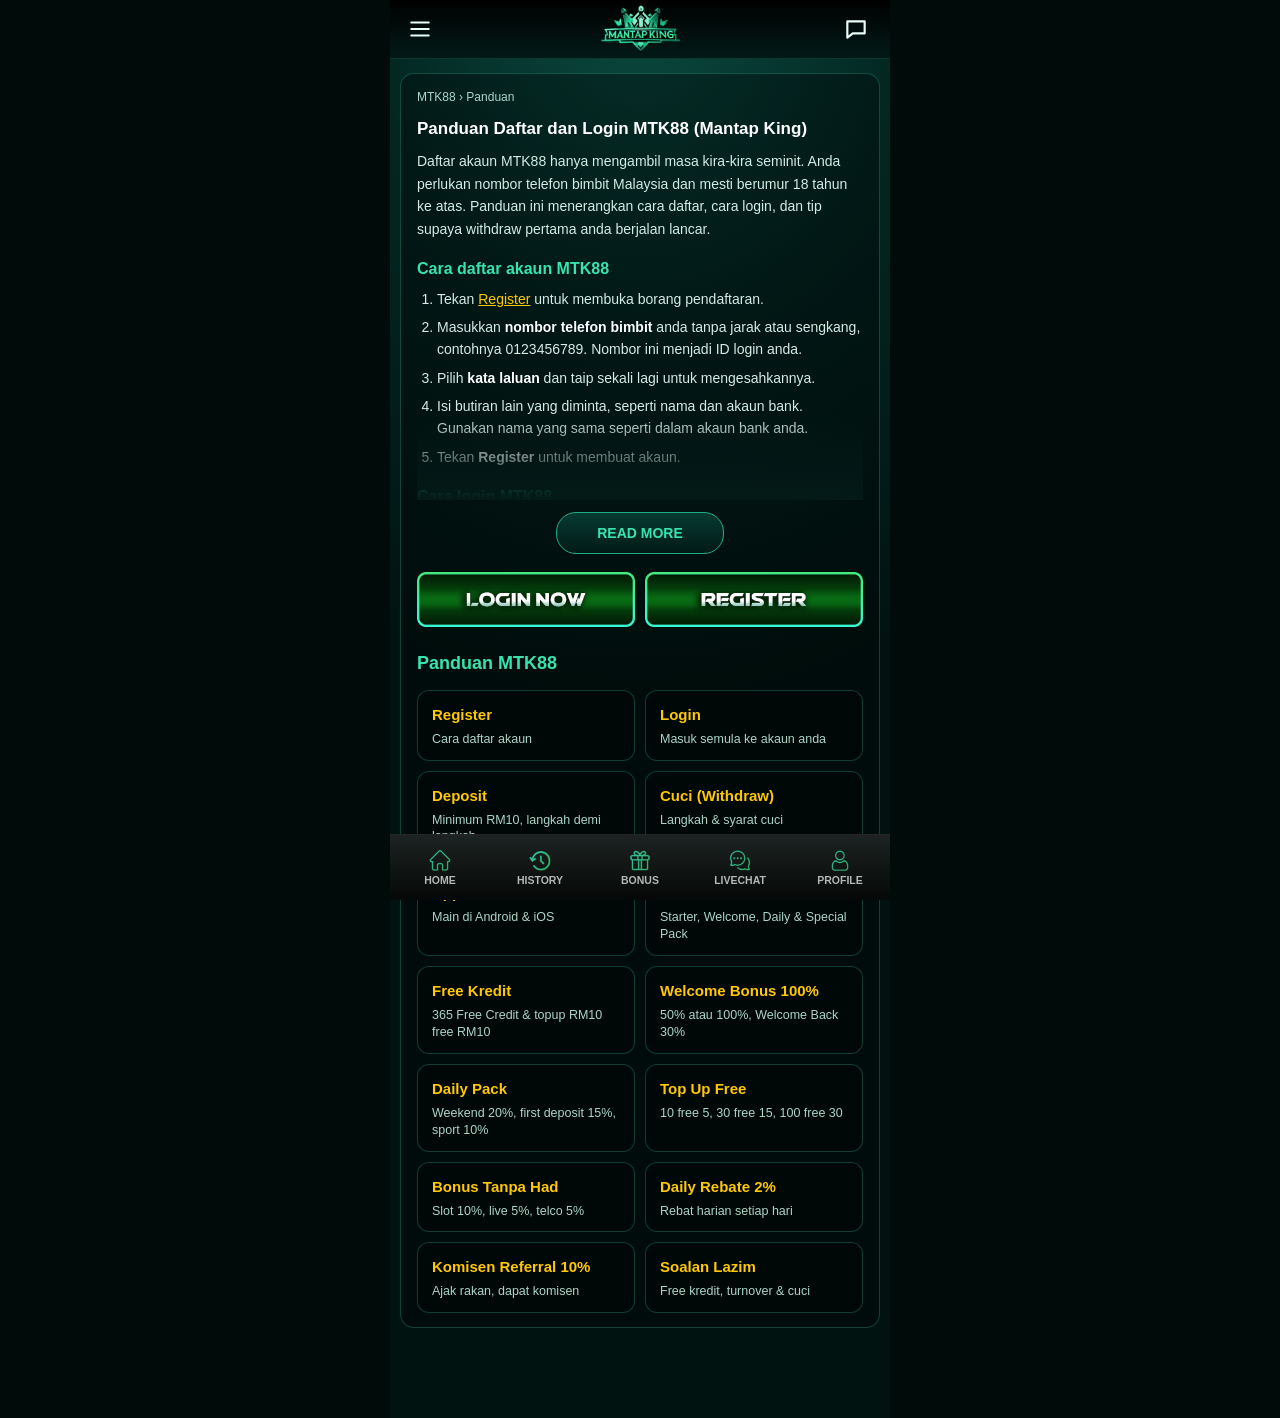
<file: register.html>
<!DOCTYPE html>
<html lang="ms">
<head>
  <meta charset="UTF-8">
  <meta name="viewport" content="width=device-width, initial-scale=1, viewport-fit=cover">
  <title>Daftar &amp; Login MTK88 (Mantap King) – Panduan Buka Akaun</title>
  <meta name="description" content="Cara daftar akaun MTK88 (Mantap King) langkah demi langkah, cara login dan tip supaya withdraw pertama berjalan lancar.">
  <meta name="robots" content="index, follow">
  <link rel="canonical" href="https://www.mtk88.tech/register">
  <meta property="og:url" content="https://www.mtk88.tech/register">
  <meta property="og:image" content="https://www.mtk88.tech/assets/banners/banner-1.jpg">
  <meta property="og:type" content="article">
  <meta property="og:site_name" content="MTK88">
  <meta property="og:title" content="Daftar &amp; Login MTK88 (Mantap King) – Panduan Buka Akaun">
  <meta property="og:description" content="Cara daftar akaun MTK88 (Mantap King) langkah demi langkah, cara login dan tip supaya withdraw pertama berjalan lancar.">
  <link rel="icon" href="assets/ui/icon.png">
  <meta name="theme-color" content="#032622">
  <link rel="stylesheet" href="styles.css">
</head>
<body>
  <main class="app">

    <header class="topbar">
      <a class="menu-btn" data-link="register" aria-label="Menu"><svg viewBox="0 0 24 24"><path d="M4 6h16M4 12h16M4 18h16"/></svg></a>
      <a class="logo" href="./"><img src="assets/ui/logo.png" alt="MTK88 Mantap King" width="240" height="136"></a>
      <a class="menu-btn" data-link="liveChat" aria-label="Live Chat"><svg viewBox="0 0 24 24"><path d="M4 5h16v11H9l-5 4z"/></svg></a>
    </header>

    <article class="seo guide">
      <p class="crumbs"><a href="./">MTK88</a> &rsaquo; Panduan</p>
      <h1>Panduan Daftar dan Login MTK88 (Mantap King)</h1>
      <p>Daftar akaun MTK88 hanya mengambil masa kira-kira seminit. Anda perlukan nombor telefon bimbit Malaysia dan mesti berumur 18 tahun ke atas. Panduan ini menerangkan cara daftar, cara login, dan tip supaya withdraw pertama anda berjalan lancar.</p>
      <div class="collapsible">

      <h2>Cara daftar akaun MTK88</h2>
      <ol>
        <li>Tekan <a data-link="register">Register</a> untuk membuka borang pendaftaran.</li>
        <li>Masukkan <b>nombor telefon bimbit</b> anda tanpa jarak atau sengkang, contohnya 0123456789. Nombor ini menjadi ID login anda.</li>
        <li>Pilih <b>kata laluan</b> dan taip sekali lagi untuk mengesahkannya.</li>
        <li>Isi butiran lain yang diminta, seperti nama dan akaun bank. Gunakan nama yang sama seperti dalam akaun bank anda.</li>
        <li>Tekan <b>Register</b> untuk membuat akaun.</li>
      </ol>

      <h2 id="login">Cara login MTK88</h2>
      <ol>
        <li>Tekan <a data-link="login">Login Now</a> di halaman utama.</li>
        <li>Masukkan nombor telefon dan kata laluan yang anda daftarkan.</li>
        <li>Selepas login, anda boleh deposit, withdraw dan membuka mana-mana permainan dengan akaun yang sama.</li>
      </ol>

      <h2>Tip pendaftaran MTK88</h2>
      <ul>
        <li><b>Gunakan nama sebenar.</b> Nama profil mesti sepadan dengan nama akaun bank anda. Nama yang tidak sepadan ialah sebab paling biasa withdraw ditahan untuk semakan.</li>
        <li>Gunakan nombor telefon milik anda sendiri.</li>
        <li>Satu akaun untuk seorang sahaja. Akaun berganda boleh ditutup dan bonusnya dibatalkan.</li>
        <li>Jangan kongsi kata laluan dengan sesiapa. Khidmat pelanggan tidak akan meminta kata laluan penuh atau kod OTP anda.</li>
        <li>Lupa kata laluan? Hubungi <a data-link="liveChat">Live Chat</a>.</li>
      </ul>

      <h2>Selepas anda daftar</h2>
      <p>Ahli baharu boleh menuntut <b>Welcome Bonus 100%</b>, dan MTK88 juga menawarkan <b>free kredit untuk 500 ahli baharu</b>. Tanya Live Chat untuk syarat sebelum menuntut. Langkah seterusnya ialah deposit pertama, bermula dari RM10: lihat <a href="deposit">panduan deposit MTK88</a>.</p>
      </div>

      <div class="auth guide-auth">
        <a data-link="login"><img src="assets/ui/btn-login.png" alt="Login Now" width="360" height="90"></a>
        <a data-link="register"><img src="assets/ui/btn-register.png" alt="Register" width="360" height="90"></a>
      </div>

      <section class="guide-grid-wrap" aria-label="Panduan MTK88">
        <h2 class="guide-grid-title">Panduan MTK88</h2>
        <div class="guide-grid">
          <a href="register"><b>Register</b><span>Cara daftar akaun</span></a>
          <a href="register#login"><b>Login</b><span>Masuk semula ke akaun anda</span></a>
          <a href="deposit"><b>Deposit</b><span>Minimum RM10, langkah demi langkah</span></a>
          <a href="cuci"><b>Cuci (Withdraw)</b><span>Langkah &amp; syarat cuci</span></a>
          <a href="app-download"><b>App Download</b><span>Main di Android &amp; iOS</span></a>
          <a href="promotions"><b>Semua Promosi</b><span>Starter, Welcome, Daily &amp; Special Pack</span></a>
          <a href="free-credit"><b>Free Kredit</b><span>365 Free Credit &amp; topup RM10 free RM10</span></a>
          <a href="promotions#welcome"><b>Welcome Bonus 100%</b><span>50% atau 100%, Welcome Back 30%</span></a>
          <a href="promotions#daily"><b>Daily Pack</b><span>Weekend 20%, first deposit 15%, sport 10%</span></a>
          <a href="promotions#topup-free"><b>Top Up Free</b><span>10 free 5, 30 free 15, 100 free 30</span></a>
          <a href="promotions#special"><b>Bonus Tanpa Had</b><span>Slot 10%, live 5%, telco 5%</span></a>
          <a href="promotions#rebate"><b>Daily Rebate 2%</b><span>Rebat harian setiap hari</span></a>
          <a href="promotions#referral"><b>Komisen Referral 10%</b><span>Ajak rakan, dapat komisen</span></a>
          <a href="faq"><b>Soalan Lazim</b><span>Free kredit, turnover &amp; cuci</span></a>
        </div>
      </section>
    </article>
  </main>

  <nav class="bottom-nav">
    <a href="./"><img src="assets/nav/home.png" alt="" width="90" height="67"><span>HOME</span></a>
    <a data-link="history"><img src="assets/nav/history.png" alt="" width="90" height="65"><span>HISTORY</span></a>
    <a href="promotions"><img src="assets/nav/bonus.png" alt="" width="90" height="66"><span>BONUS</span></a>
    <a data-link="liveChat"><img src="assets/nav/chat.png" alt="" width="90" height="67"><span>LIVECHAT</span></a>
    <a data-link="profile"><img src="assets/nav/profile.png" alt="" width="90" height="65"><span>PROFILE</span></a>
  </nav>

  <script src="config.js"></script>
  <script src="guide.js"></script>
  <script src="collapse.js"></script>
</body>
</html>
</file>
<file: styles.css>
:root {
  --bg: #032622;
  --bg-2: #06352f;
  --deep: #011311;
  --mint: #37e4b0;
  --mint-2: #1fae84;
  --green: #0b6b45;
  --gold: #ffc800;
  --gold-grad: linear-gradient(180deg, #fff2a8, #ffc928 45%, #d98a00);
  --text: #fff;
  --muted: #a9d6c8;
  --line: rgba(55, 228, 176, .25);
  --app-width: 500px;
  --nav-height: 66px;
}

* { box-sizing: border-box; margin: 0; padding: 0; }
html { scroll-behavior: smooth; }
body { font-family: "Segoe UI", Arial, Helvetica, sans-serif; background: #010b0a; color: var(--text); -webkit-tap-highlight-color: transparent; }
a { color: inherit; text-decoration: none; }
button { font: inherit; color: inherit; cursor: pointer; border: 0; background: none; }
img { display: block; max-width: 100%; height: auto; }
.sr-only { position: absolute; width: 1px; height: 1px; overflow: hidden; clip: rect(0 0 0 0); white-space: nowrap; }
.muted { color: var(--muted); }

.app {
  display: block;
  max-width: var(--app-width);
  margin: 0 auto;
  min-height: 100vh;
  background: radial-gradient(120% 50% at 50% 0%, #0a4a40 0%, var(--bg) 45%, var(--deep) 100%);
  padding-bottom: calc(var(--nav-height) + 24px + env(safe-area-inset-bottom));
  overflow-x: hidden;
}

/* ---------- Top bar ---------- */
.topbar { position: sticky; top: 0; z-index: 30; display: grid; grid-template-columns: 44px 1fr 44px; align-items: center; padding: 4px 10px; min-height: 58px; background: linear-gradient(180deg, #000, #021a17); border-bottom: 1px solid var(--line); }
.menu-btn { display: grid; place-items: center; width: 40px; height: 40px; border-radius: 10px; }
.menu-btn svg { width: 26px; height: 26px; fill: none; stroke: #e8fff7; stroke-width: 2; stroke-linecap: round; stroke-linejoin: round; }
.logo { justify-self: center; }
.logo img { height: 50px; width: auto; }

/* ---------- Marquee ---------- */
.marquee { overflow: hidden; background: linear-gradient(90deg, #b88a00, #ffc800 50%, #b88a00); color: #1a1200; }
.mq { overflow: hidden; white-space: nowrap; }
.mq span { display: inline-block; padding: 4px 0 4px 30%; font-size: 12.5px; font-weight: 700; animation: marquee 30s linear infinite; }
@keyframes marquee { to { transform: translateX(-100%); } }

/* ---------- Carousel ---------- */
.carousel { position: relative; }
.carousel-track { display: flex; overflow-x: auto; scroll-snap-type: x mandatory; scrollbar-width: none; }
.carousel-track::-webkit-scrollbar { display: none; }
.slide { flex: 0 0 100%; min-width: 0; scroll-snap-align: start; aspect-ratio: 2 / 1; overflow: hidden; }
.slide img { width: 100%; height: 100%; max-width: none; object-fit: cover; }
.carousel-dots { position: absolute; bottom: 2px; left: 0; right: 0; display: flex; justify-content: center; }
.carousel-dots button { width: 22px; height: 24px; padding: 8.5px 7.5px; border-radius: 50%; background-color: rgba(255, 255, 255, .55); background-clip: content-box; }
.carousel-dots button.active { background-color: var(--mint); }

/* ---------- Login / balance ---------- */
.wallet { margin: 12px 10px 0; padding: 12px; border-radius: 14px; background: linear-gradient(180deg, rgba(55, 228, 176, .08), rgba(0, 0, 0, .35)); border: 1px solid var(--line); }
.auth { display: grid; grid-template-columns: repeat(2, minmax(0, 1fr)); gap: 10px; }
.auth img { width: 100%; }
.balance { display: grid; grid-template-columns: minmax(0, 1fr) auto; gap: 10px; align-items: center; margin-top: 12px; }
.bal-info { display: grid; gap: 2px; font-size: 12.5px; }
.bal-info .bal { font-size: 24px; color: #fff; }
.bal-info b { color: var(--gold); }
.bal-actions { display: grid; gap: 6px; }
.bal-actions a { display: block; min-width: 128px; padding: 8px 12px; border-radius: 20px; text-align: center; font-size: 12px; font-weight: 800; letter-spacing: .5px; background: linear-gradient(180deg, #1f2b2a, #0b1312); border: 1px solid rgba(255, 255, 255, .18); }

.promo { display: block; margin: 12px 10px 0; }
.promo img { width: 100%; border-radius: 10px; border: 1px solid var(--line); }

/* ---------- Referral ---------- */
.referral { margin: 12px 10px 0; }
.ref-art { width: 100%; border-radius: 12px; }
.ref-actions { display: grid; grid-template-columns: repeat(2, minmax(0, 1fr)); gap: 8px; margin-top: 8px; }
.ref-actions > * { display: block; padding: 10px 6px; border-radius: 8px; text-align: center; font-size: 13px; font-weight: 800; letter-spacing: .5px; color: var(--mint); background: linear-gradient(180deg, #063a31, #021a17); border: 1px solid var(--mint-2); box-shadow: inset 0 0 10px rgba(55, 228, 176, .15); }

/* ---------- Games ---------- */
.block { margin-top: 16px; }
.cat-tabs { display: grid; grid-template-columns: repeat(5, minmax(0, 1fr)); gap: 4px; padding: 0 8px; }
.cat-tab { position: relative; display: block; }
.cat-tab img { width: 100%; }
.cat-tab .a, .cat-tab.on .n { display: none; }
.cat-tab.on .a { display: block; }
.cat-tab:focus-visible { outline: 2px solid var(--mint); outline-offset: 2px; border-radius: 8px; }
.game-grid { display: grid; grid-template-columns: repeat(3, minmax(0, 1fr)); gap: 8px; padding: 12px 10px 0; }
.game { display: block; transition: transform .1s; }
.game[hidden] { display: none; }
.game img { width: 100%; aspect-ratio: 160 / 224; object-fit: cover; border-radius: 10px; }
.game:active, .auth a:active, .ref-actions > *:active { transform: scale(.97); }

/* ---------- Keyword text ---------- */
.seo { margin: 20px 10px 0; padding: 14px 16px; border-radius: 14px; background: rgba(0, 0, 0, .35); border: 1px solid var(--line); font-size: 14px; line-height: 1.6; color: #d3ece4; }
.seo h1 { font-size: 17px; color: #fff; margin-bottom: 8px; }
.seo h2 { font-size: 16px; color: var(--mint); margin: 16px 0 6px; }
.seo h3 { font-size: 14px; color: #fff; margin: 12px 0 4px; }
.seo a { color: var(--gold); text-decoration: underline; }
.seo ol, .seo ul { padding-left: 20px; }
.seo li { margin-bottom: 6px; }
.seo b { color: #fff; }
.guide { margin-top: 14px; }
.guide .crumbs { font-size: 12px; color: var(--muted); margin-bottom: 8px; }
.guide .crumbs a { color: var(--muted); text-decoration: none; }
.guide-auth { margin: 18px 0 4px; }
.faq-list { display: grid; gap: 10px; margin: 14px 0; }
.faq-list details { border: 1px solid var(--line); border-radius: 12px; background: rgba(0, 0, 0, .3); }
.faq-list summary { padding: 14px 16px; font-weight: 700; color: #fff; cursor: pointer; list-style: none; }
.faq-list summary::-webkit-details-marker { display: none; }
.faq-list summary::after { content: "+"; float: right; color: var(--mint); }
.faq-list details[open] summary::after { content: "−"; }
.faq-list details p { padding: 0 16px 14px; }

/* Long sections fold to a preview; collapse.js adds the toggle button. */
.collapsible { position: relative; max-height: 260px; overflow: hidden; }
.collapsible:not(.open)::after { content: ""; position: absolute; left: 0; right: 0; bottom: 0; height: 90px; background: linear-gradient(rgba(2, 20, 18, 0), #031a17); pointer-events: none; }
.collapsible.open { max-height: none; }
.toggle-btn { display: block; margin: 12px auto 0; padding: 9px 40px; border-radius: 20px; border: 1px solid var(--mint-2); background: linear-gradient(180deg, #063a31, #021a17); color: var(--mint); font-size: 14px; font-weight: 800; }

/* ---------- Guide card grid ---------- */
.guide-grid-wrap { margin-top: 22px; }
.home-grid { margin: 20px 10px 0; }
.guide-grid-title, .seo .guide-grid-title { margin: 0 0 12px; font-size: 18px; font-weight: 800; color: var(--mint); }
.guide-grid { display: grid; grid-template-columns: repeat(2, minmax(0, 1fr)); gap: 10px; }
.guide-grid a, .seo .guide-grid a { display: block; padding: 12px 14px; border: 1px solid var(--line); border-radius: 12px; background: rgba(0, 0, 0, .35); text-decoration: none; transition: border-color .15s; }
.guide-grid a:hover { border-color: var(--mint); }
.guide-grid b { display: block; font-size: 15px; color: var(--gold); }
.guide-grid span { display: block; margin-top: 4px; font-size: 12.5px; line-height: 1.35; color: var(--muted); }

/* ---------- Footer ---------- */
.footer { padding: 20px 12px 10px; }
.footer h3 { margin-bottom: 10px; font-size: 14px; font-weight: 800; color: var(--muted); }
.icons { display: flex; flex-wrap: wrap; align-items: center; gap: 14px; }
.icons img { height: 30px; width: auto; }
.copyright { margin-top: 22px; text-align: center; font-size: 12.5px; color: var(--muted); }

/* ---------- Floats ---------- */
.side-tabs { position: fixed; right: max(0px, calc(50% - var(--app-width) / 2)); top: 42%; z-index: 20; display: grid; gap: 6px; width: 24px; }
.hotline { position: fixed; z-index: 21; right: calc(max(0px, calc(50% - var(--app-width) / 2)) + 6px); bottom: calc(var(--nav-height) + 18px + env(safe-area-inset-bottom)); width: 58px; filter: drop-shadow(0 4px 8px rgba(0, 0, 0, .5)); }

/* ---------- Bottom nav ---------- */
.bottom-nav {
  position: fixed;
  left: 50%;
  bottom: 0;
  transform: translateX(-50%);
  z-index: 40;
  width: 100%;
  max-width: var(--app-width);
  height: calc(var(--nav-height) + env(safe-area-inset-bottom));
  padding-bottom: env(safe-area-inset-bottom);
  display: grid;
  grid-template-columns: repeat(5, 1fr);
  background: linear-gradient(180deg, #1d2322, #050807);
  border-top: 1px solid rgba(255, 255, 255, .12);
}
.bottom-nav a { display: flex; flex-direction: column; align-items: center; justify-content: center; gap: 3px; font-size: 10.5px; font-weight: 800; color: rgba(255, 255, 255, .7); }
.bottom-nav img { width: 30px; height: auto; opacity: .75; }
.bottom-nav a.on { color: var(--mint); }
.bottom-nav a.on img { opacity: 1; }

/* ---------- Toast ---------- */
.toast { position: fixed; left: 50%; bottom: calc(var(--nav-height) + 24px); transform: translateX(-50%); z-index: 50; background: rgba(0, 0, 0, .85); color: #fff; padding: 10px 18px; border-radius: 20px; font-size: 14px; opacity: 0; pointer-events: none; transition: opacity .2s; }
.toast.show { opacity: 1; }

@media (prefers-reduced-motion: reduce) {
  .mq span { animation: none; padding-left: 12px; }
}

/* ---------- Promotion tables ---------- */
.table-wrap { overflow-x: auto; margin: 10px 0; }
.seo table { width: 100%; border-collapse: collapse; font-size: 13px; }
.seo th { background: linear-gradient(180deg, #0b6b45, #063a31); color: var(--mint); text-align: left; padding: 8px; }
.seo td { padding: 8px; border: 1px solid var(--line); vertical-align: top; }
</file>
